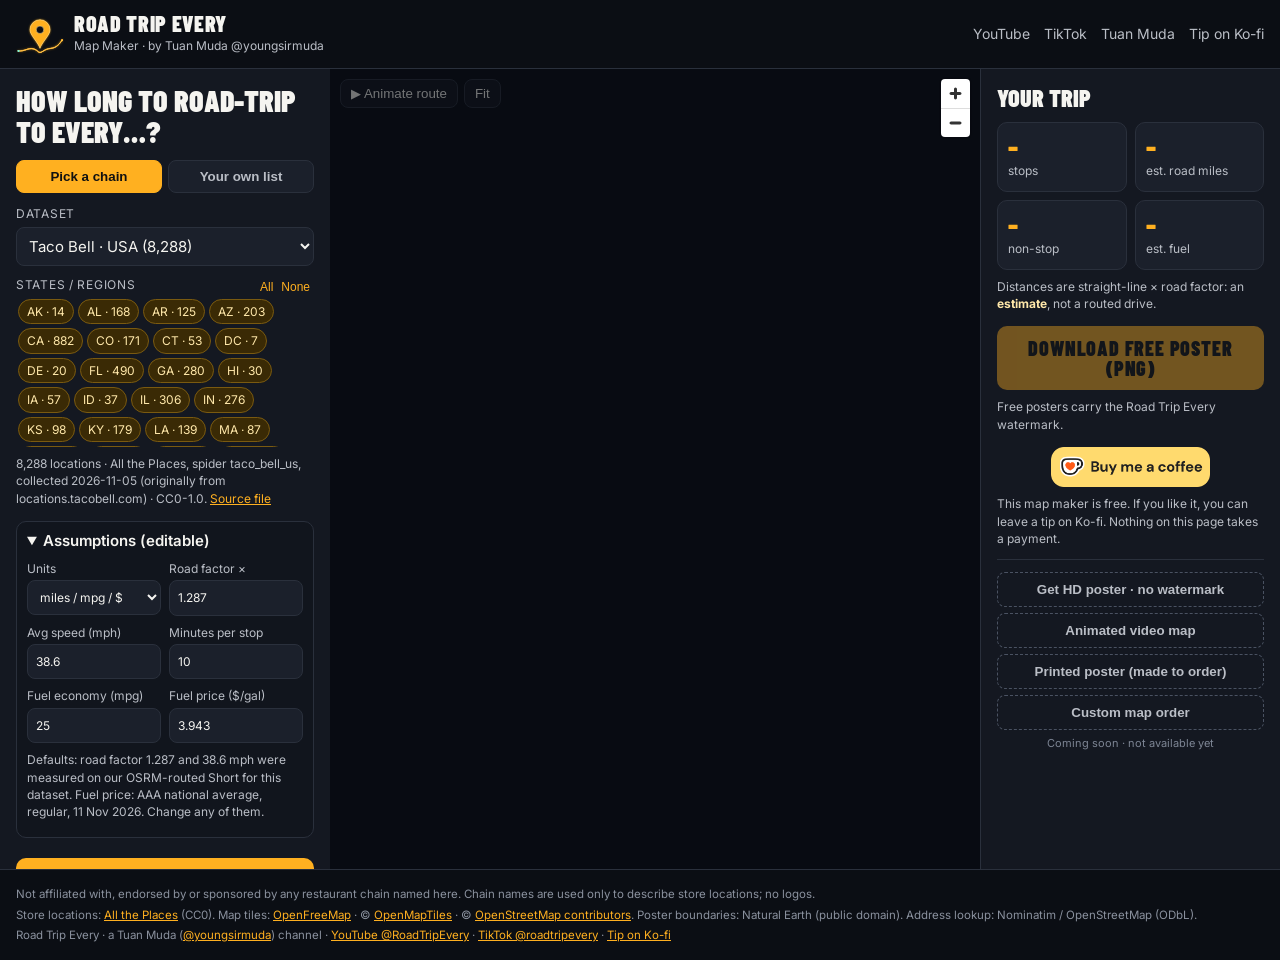
<file: roadtripevery/index.html>
<!doctype html>
<html lang="en">
<head>
<meta charset="utf-8">
<meta name="viewport" content="width=device-width, initial-scale=1, viewport-fit=cover">
<title>Road Trip Every · Map Maker — Tuan Muda (@youngsirmuda)</title>
<meta name="description" content="How long would it take to road-trip to every…? Pick a chain or paste your own list, get an estimated route, and download a free poster. A Tuan Muda / Mudasir Khan (@youngsirmuda) project.">
<meta name="author" content="Mudasir Khan">
<meta name="robots" content="index, follow">
<link rel="canonical" href="https://mudagogo2021-beep.github.io/tuanmuda/roadtripevery/">
<meta property="og:title" content="Road Trip Every · Map Maker — Tuan Muda (@youngsirmuda)">
<meta property="og:description" content="How long would it take to road-trip to every…? Make a free custom map in your browser. By Mudasir Khan (Tuan Muda, @youngsirmuda).">
<meta property="og:type" content="website">
<meta property="og:url" content="https://mudagogo2021-beep.github.io/tuanmuda/roadtripevery/">
<meta property="og:image" content="https://mudagogo2021-beep.github.io/tuanmuda/img/og-image-v2.jpg">
<meta property="og:image:width" content="1200">
<meta property="og:image:height" content="630">
<meta name="twitter:card" content="summary_large_image">
<meta name="twitter:title" content="Road Trip Every · Map Maker — Tuan Muda (@youngsirmuda)">
<meta name="twitter:description" content="How long would it take to road-trip to every…? Make a free custom map in your browser.">
<meta name="twitter:image" content="https://mudagogo2021-beep.github.io/tuanmuda/img/og-image-v2.jpg">
<script type="application/ld+json">{"@context":"https://schema.org","@type":"Person","name":"Mudasir Khan","alternateName":["Tuan Muda","youngsirmuda","@youngsirmuda"],"url":"https://mudagogo2021-beep.github.io/tuanmuda/","image":"https://mudagogo2021-beep.github.io/tuanmuda/img/og-image-v2.jpg","jobTitle":"Author, columnist and data-map maker","sameAs":["https://www.threads.com/@youngsirmuda","https://ko-fi.com/youngsirmuda","https://www.youtube.com/@Youngsirmuda","https://www.youtube.com/@RoadTripEvery","https://www.reddit.com/user/Acceptable_Mud_8680","https://www.tiktok.com/@roadtripevery"]}</script>
<link rel="icon" href="assets/favicon.png">
<link rel="stylesheet" href="vendor/maplibre-gl/maplibre-gl.css">
<link rel="stylesheet" href="css/app.css">
</head>
<body>
<header class="top">
  <a class="brand" href="https://mudagogo2021-beep.github.io/tuanmuda/" target="_blank" rel="noopener">
    <img src="assets/logo.svg" alt="" width="48" height="48">
    <span><b>ROAD TRIP EVERY</b><small>Map Maker · by Tuan Muda @youngsirmuda</small></span>
  </a>
  <nav class="links">
    <a href="https://www.youtube.com/@RoadTripEvery" target="_blank" rel="noopener">YouTube</a>
    <a href="https://www.tiktok.com/@roadtripevery" target="_blank" rel="noopener">TikTok</a>
    <a href="https://mudagogo2021-beep.github.io/tuanmuda/" target="_blank" rel="noopener">Tuan Muda</a>
    <a href="https://ko-fi.com/youngsirmuda" target="_blank" rel="noopener">Tip on Ko-fi</a>
  </nav>
</header>

<main class="layout">
  <section class="panel" aria-label="Controls">
    <h1>How long to road-trip to every…?</h1>

    <div class="tabs" role="tablist">
      <button role="tab" class="tab active" data-tab="preset" aria-selected="true">Pick a chain</button>
      <button role="tab" class="tab" data-tab="custom" aria-selected="false">Your own list</button>
    </div>

    <div class="tabpane" id="pane-preset">
      <label class="lbl" for="preset">Dataset</label>
      <select id="preset"></select>
      <div class="lbl-row"><span class="lbl">States / regions</span>
        <span><button class="mini" id="st-all">All</button><button class="mini" id="st-none">None</button></span></div>
      <div id="states" class="chips"></div>
      <p class="src" id="src"></p>
    </div>

    <div class="tabpane hidden" id="pane-custom">
      <label class="lbl" for="csv">Paste CSV (max <span class="maxrows"></span> rows)</label>
      <textarea id="csv" rows="7" spellcheck="false" placeholder="name,lat,lng
Times Square,40.758,-73.9855
Lincoln Memorial,38.8893,-77.0502
…or a column called address (geocoded, max 25)"></textarea>
      <div class="row">
        <label class="filebtn">Upload .csv<input type="file" id="file" accept=".csv,text/csv,text/plain"></label>
        <button class="ghost" id="sample">Load example</button>
      </div>
      <label class="check"><input type="checkbox" id="geocode-ok"> Look up rows that only have an address (OpenStreetMap Nominatim, 1 per second, max 25)</label>
      <label class="lbl" for="ctitle">Map title</label>
      <input id="ctitle" type="text" maxlength="60" placeholder="My road trip">
      <p class="hint">Your list stays in your browser; only address lookups are sent to Nominatim.</p>
    </div>

    <details class="assump" open>
      <summary>Assumptions (editable)</summary>
      <div class="grid2">
        <label>Units<select id="units"><option value="imperial">miles / mpg / $</option><option value="metric">km / L per 100 km</option></select></label>
        <label>Road factor ×<input id="factor" type="number" step="0.01" min="1" max="3"></label>
        <label><span id="speed-lbl">Avg speed (mph)</span><input id="speed" type="number" step="0.1" min="5" max="120"></label>
        <label>Minutes per stop<input id="stopmin" type="number" step="1" min="0" max="240"></label>
        <label><span id="eff-lbl">Fuel economy (mpg)</span><input id="eff" type="number" step="0.1" min="1" max="200"></label>
        <label><span id="price-lbl">Fuel price ($/gal)</span><input id="price" type="number" step="0.001" min="0" max="50"></label>
      </div>
      <p class="hint" id="assump-note"></p>
    </details>

    <button class="cta" id="go">Build my road trip</button>
    <div class="progress hidden" id="prog"><div class="bar"><i></i></div><span></span></div>
    <p class="err hidden" id="err" role="alert"></p>
  </section>

  <section class="mapwrap">
    <div id="map" aria-label="Route map"></div>
    <canvas id="fallback" class="hidden" aria-label="Route map (static)"></canvas>
    <div class="maptools">
      <button id="animate" disabled>▶ Animate route</button>
      <button id="fit" disabled>Fit</button>
    </div>
  </section>

  <section class="panel stats" aria-label="Results">
    <h2 id="res-title">Your trip</h2>
    <div class="cards">
      <div class="card"><b id="s-stops">–</b><span>stops</span></div>
      <div class="card"><b id="s-dist">–</b><span id="s-dist-l">est. road miles</span></div>
      <div class="card"><b id="s-days">–</b><span>non-stop</span></div>
      <div class="card"><b id="s-gas">–</b><span>est. fuel</span></div>
    </div>
    <p class="est" id="s-note">Distances are straight-line × road factor: an <b>estimate</b>, not a routed drive.</p>
    <p class="est" id="s-hops"></p>
    <p class="est" id="s-video"></p>
    <p class="est" id="s-solver"></p>

    <button class="cta" id="export" disabled>Download free poster (PNG)</button>
    <p class="hint">Free posters carry the Road Trip Every watermark.</p>
    <a class="kofi" href="https://ko-fi.com/youngsirmuda" target="_blank" rel="noopener">
      <img src="assets/kofi-button.png" width="217" height="55" alt="Buy me a coffee on Ko-fi">
    </a>
    <p class="hint">This map maker is free. If you like it, you can leave a tip on Ko-fi. Nothing on this page takes a payment.</p>
    <div class="paid">
      <button disabled title="Coming soon">Get HD poster · no watermark</button>
      <button disabled title="Coming soon">Animated video map</button>
      <button disabled title="Coming soon">Printed poster (made to order)</button>
      <button disabled title="Coming soon">Custom map order</button>
      <span class="soon">Coming soon · not available yet</span>
    </div>
  </section>
</main>

<footer class="foot">
  <p>Not affiliated with, endorsed by or sponsored by any restaurant chain named here. Chain names are used only to describe store locations; no logos.</p>
  <p>Store locations: <a href="https://www.alltheplaces.xyz/" target="_blank" rel="noopener">All the Places</a> (CC0). Map tiles: <a href="https://openfreemap.org/" target="_blank" rel="noopener">OpenFreeMap</a> · © <a href="https://www.openmaptiles.org/" target="_blank" rel="noopener">OpenMapTiles</a> · © <a href="https://www.openstreetmap.org/copyright" target="_blank" rel="noopener">OpenStreetMap contributors</a>. Poster boundaries: Natural Earth (public domain). Address lookup: Nominatim / OpenStreetMap (ODbL).</p>
  <p>Road Trip Every · a Tuan Muda (<a href="https://mudagogo2021-beep.github.io/tuanmuda/" target="_blank" rel="noopener">@youngsirmuda</a>) channel · <a href="https://www.youtube.com/@RoadTripEvery" target="_blank" rel="noopener">YouTube @RoadTripEvery</a> · <a href="https://www.tiktok.com/@roadtripevery" target="_blank" rel="noopener">TikTok @roadtripevery</a> · <a href="https://ko-fi.com/youngsirmuda" target="_blank" rel="noopener">Tip on Ko-fi</a></p>
</footer>
<script src="vendor/maplibre-gl/maplibre-gl.js"></script>
<script src="js/csv.js"></script>
<script src="js/poster.js"></script>
<script src="js/app.js"></script>
</body>
</html>
</file>
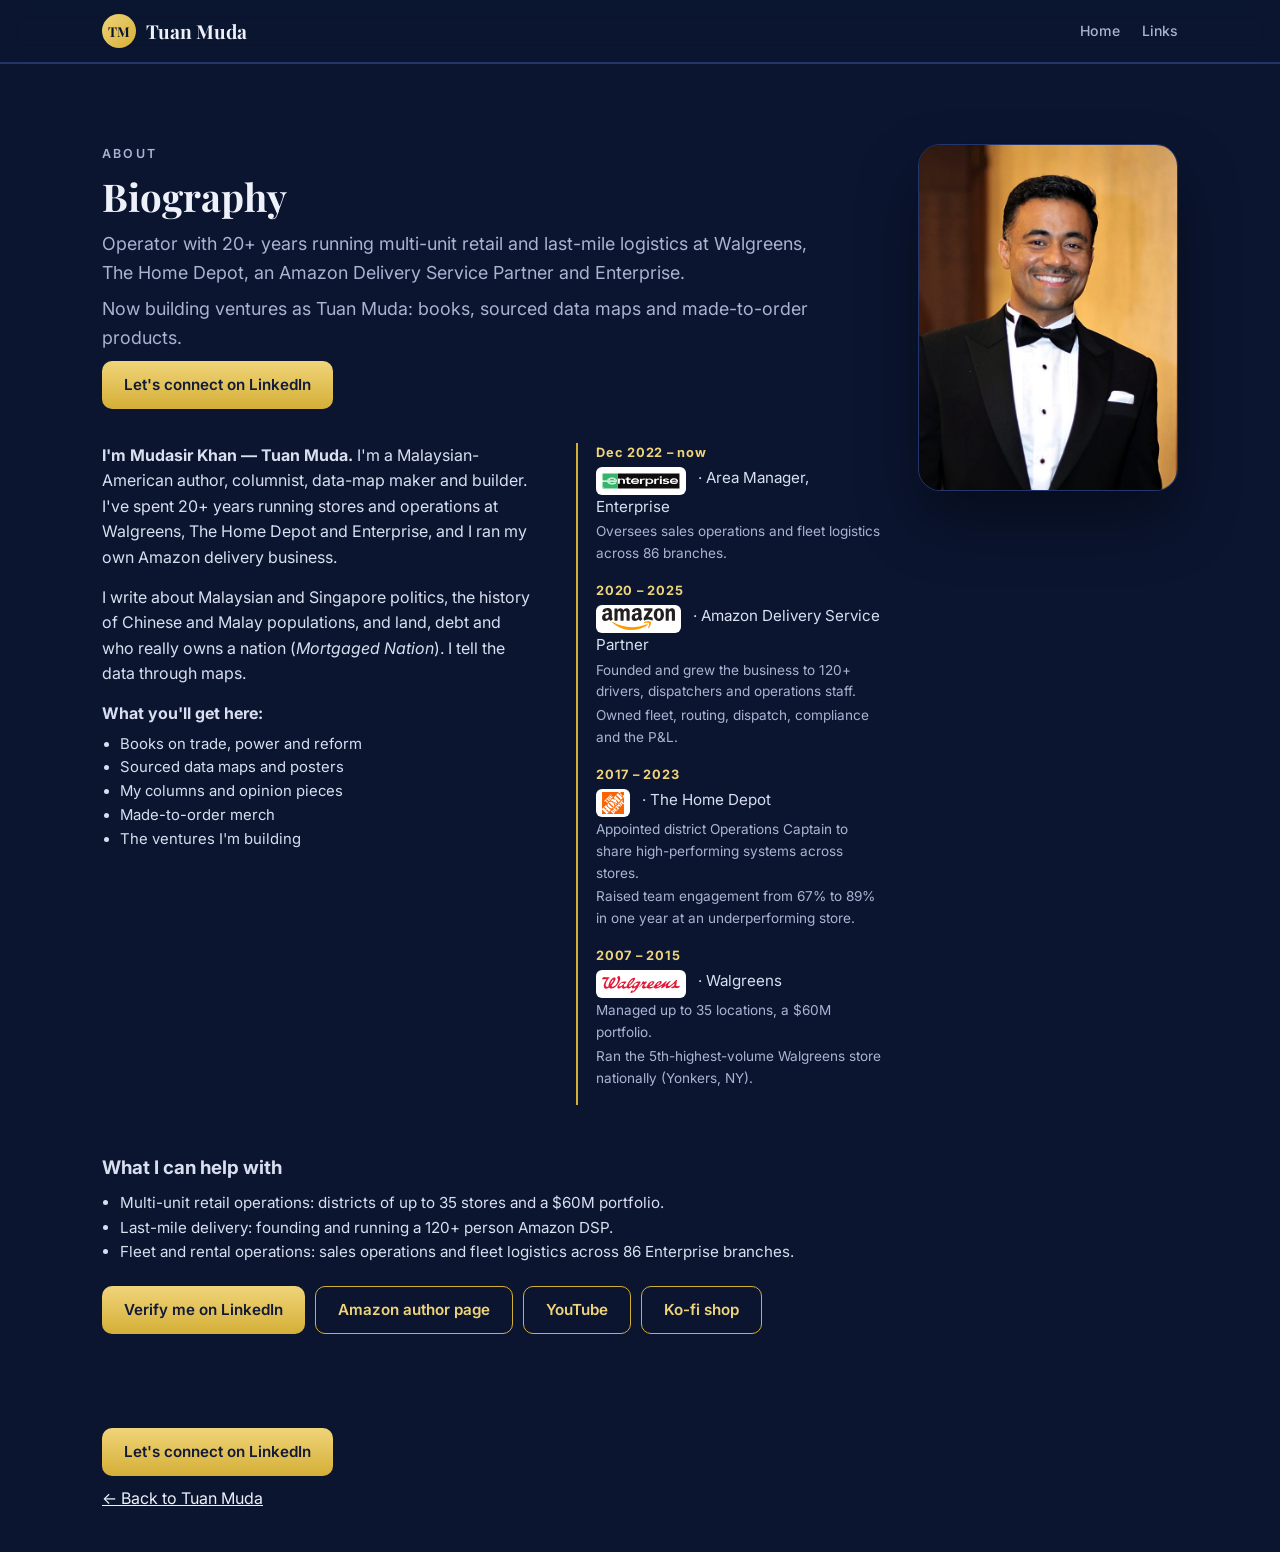
<file: biography.html>
<!DOCTYPE html>
<html lang="en">
<head>
<meta charset="utf-8">
<meta name="viewport" content="width=device-width, initial-scale=1, viewport-fit=cover">
<title>Biography — Mudasir Khan (Tuan Muda)</title>
<meta name="description" content="Mudasir Khan (Tuan Muda): Malaysian-American author, columnist and data-map maker. Books on trade, power and reform, sourced data maps, columns, merch and ventures.">
<meta name="author" content="Mudasir Khan">
<link rel="canonical" href="https://mudagogo2021-beep.github.io/tuanmuda/biography.html">
<meta name="theme-color" content="#0b1530">
<meta property="og:type" content="website">
<meta property="og:url" content="https://mudagogo2021-beep.github.io/tuanmuda/biography.html">
<meta property="og:title" content="Tuan Muda — Mudasir Khan">
<meta property="og:description" content="Author, columnist, data-map maker and builder. Books, maps, columns, merch and ventures.">
<meta property="og:image" content="https://mudagogo2021-beep.github.io/tuanmuda/img/og-image-v2.jpg">
<meta property="og:image:width" content="1200"><meta property="og:image:height" content="630">
<meta name="twitter:card" content="summary_large_image">
<meta name="twitter:title" content="Tuan Muda — Mudasir Khan">
<meta name="twitter:description" content="Author, columnist, data-map maker and builder.">
<meta name="twitter:image" content="https://mudagogo2021-beep.github.io/tuanmuda/img/og-image-v2.jpg">
<script type="application/ld+json">{"@context":"https://schema.org","@type":"Person","name":"Mudasir Khan","alternateName":["Tuan Muda","youngsirmuda","@youngsirmuda"],"url":"https://mudagogo2021-beep.github.io/tuanmuda/","image":"https://mudagogo2021-beep.github.io/tuanmuda/img/og-image-v2.jpg","jobTitle":"Author, columnist and data-map maker","sameAs":["https://www.threads.com/@youngsirmuda","https://ko-fi.com/youngsirmuda","https://www.youtube.com/@Youngsirmuda","https://www.youtube.com/@RoadTripEvery","https://www.reddit.com/user/Acceptable_Mud_8680","https://www.tiktok.com/@roadtripevery"]}</script>
<link rel="preconnect" href="https://fonts.googleapis.com"><link rel="preconnect" href="https://fonts.gstatic.com" crossorigin>
<link href="https://fonts.googleapis.com/css2?family=Playfair+Display:wght@600;700;800&family=Inter:wght@400;500;600;700&display=swap" rel="stylesheet">
<style>
:root{--navy:#0b1530;--navy2:#0f1c3f;--card:#13214a;--line:#24356b;--gold:#d4af37;--gold2:#f0d479;--text:#eef1fa;--mute:#a9b4d3;--serif:"Playfair Display",Georgia,serif;--sans:Inter,-apple-system,"Segoe UI",Roboto,Arial,sans-serif}
*{box-sizing:border-box;margin:0;padding:0}html{scroll-behavior:smooth;-webkit-text-size-adjust:100%}
body{font-family:var(--sans);background:var(--navy);color:var(--text);line-height:1.6}
a{color:inherit}svg{width:20px;height:20px;fill:currentColor;flex:none}
.c{max-width:1120px;margin:0 auto;padding:0 22px}
.top{position:sticky;top:0;z-index:9;background:rgba(11,21,48,.86);backdrop-filter:blur(10px);border-bottom:1px solid var(--line)}
.top .c{display:flex;align-items:center;gap:20px;height:62px}
.brand{font:700 1.2rem var(--serif);text-decoration:none;display:flex;align-items:center;gap:10px}
.mono{width:34px;height:34px;border-radius:50%;display:grid;place-items:center;font:700 .85rem var(--serif);color:var(--navy);background:linear-gradient(135deg,var(--gold2),var(--gold))}
.menu{display:flex;gap:22px;margin-left:auto;font-size:.88rem;font-weight:500}.menu a{text-decoration:none;color:var(--mute)}.menu a:hover{color:var(--gold2)}
.hero{padding:84px 0 70px;background:radial-gradient(900px 420px at 80% -10%,#1d2f6a 0,transparent 70%),radial-gradient(700px 400px at 0 110%,#162658 0,transparent 70%)}
.hero .c{display:grid;grid-template-columns:1.35fr 1fr;gap:48px;align-items:center}
.eyebrow{color:var(--gold);font-weight:600;letter-spacing:.18em;text-transform:uppercase;font-size:.78rem}
.hero h1{font:800 clamp(2.6rem,6vw,4.4rem)/1.03 var(--serif);margin:14px 0 18px}
.hero h1 em{font-style:normal;color:var(--gold2)}
.lede{font-size:1.12rem;color:#d3daee;max-width:34em}
.cta{display:flex;flex-wrap:wrap;gap:12px;margin-top:28px}
.btn{display:inline-flex;align-items:center;justify-content:center;gap:8px;min-height:48px;padding:0 22px;border-radius:10px;text-decoration:none;font-weight:600;font-size:.95rem}
.btn.gold{background:linear-gradient(180deg,var(--gold2),var(--gold));color:#111a38}.btn.ghost{border:1.5px solid var(--gold);color:var(--gold2)}
.btn.sm{min-height:42px;font-size:.88rem;padding:0 14px;width:100%}
.portrait{aspect-ratio:4/5;border-radius:22px;border:1px solid var(--line);background:linear-gradient(160deg,#1a2b5e,#0e1838);display:grid;place-items:center;position:relative;overflow:hidden;box-shadow:0 30px 60px rgba(0,0,0,.4)}
.portrait .big{font:800 6rem var(--serif);background:linear-gradient(135deg,var(--gold2),var(--gold));-webkit-background-clip:text;color:transparent}
.portrait small{position:absolute;bottom:14px;font-size:.72rem;color:var(--mute);opacity:.7}
.stats{display:flex;gap:30px;margin-top:34px;flex-wrap:wrap}.stats b{display:block;font:700 1.6rem var(--serif);color:var(--gold2)}.stats span{font-size:.82rem;color:var(--mute)}
section.s{padding:72px 0;border-top:1px solid var(--line)}section.s:nth-of-type(even){background:var(--navy2)}
.sh{margin-bottom:34px}.sh h2{font:700 clamp(1.8rem,3.5vw,2.4rem) var(--serif);margin-top:6px}.sh p{color:var(--mute);margin-top:8px;max-width:40em}
.about{display:grid;grid-template-columns:1.4fr 1fr;gap:40px;color:#d9dff0}.about>*{min-width:0}
.about p+p{margin-top:14px}.about ul{margin-top:8px}
.about .tl{list-style:none;border-left:2px solid var(--gold);padding-left:18px;margin:0;align-self:start}
.about .tl li{margin-bottom:16px;font-size:.95rem}.about .tl b{display:block;color:var(--gold2);font-size:.8rem;letter-spacing:.06em}
.grid{display:grid;grid-template-columns:repeat(auto-fill,minmax(250px,1fr));gap:18px}
.vc{background:var(--card);border:1px solid var(--line);border-radius:16px;padding:22px;display:flex;flex-direction:column;transition:transform .15s,border-color .15s}.vc:hover{transform:translateY(-3px);border-color:var(--gold)}
.vh{display:flex;align-items:center;justify-content:space-between;margin-bottom:14px}
.ic{width:42px;height:42px;border-radius:10px;display:grid;place-items:center;background:rgba(212,175,55,.12);color:var(--gold2)}
.pill{display:inline-block;vertical-align:middle;margin-left:6px;font-size:.7rem;font-weight:600;letter-spacing:.06em;text-transform:uppercase;padding:4px 10px;border-radius:99px}.pill.live{background:rgba(80,200,120,.15);color:#7fe0a0}.pill.psoon{background:rgba(212,175,55,.12);color:var(--gold2)}
.vc h3{font:700 1.15rem var(--serif)}.vc p{color:var(--mute);font-size:.92rem;margin-top:6px;flex:1}
.tl2{margin-top:14px;color:var(--gold2);font-weight:600;font-size:.88rem;text-decoration:none}
.books{display:grid;grid-template-columns:repeat(auto-fill,minmax(320px,1fr));gap:18px}
.book{display:flex;gap:16px;background:var(--card);border:1px solid var(--line);border-radius:16px;padding:16px}
.book img{width:110px;height:165px;object-fit:cover;border-radius:6px;box-shadow:0 8px 20px rgba(0,0,0,.5);flex:none}
.info{display:flex;flex-direction:column;min-width:0;flex:1}.book h3{font:700 1.02rem/1.25 var(--serif)}
.sub{color:var(--mute);font-size:.85rem;margin-top:4px}.price{color:var(--gold2);font-weight:600;font-size:.85rem;margin-top:6px}
.btns{display:flex;flex-direction:column;gap:8px;margin-top:auto;padding-top:12px}
.soon{display:flex;align-items:center;justify-content:center;min-height:42px;border-radius:10px;border:1.5px dashed var(--line);color:var(--gold2);font-weight:600;font-size:.85rem;text-align:center;padding:0 10px}
.list{display:grid;grid-template-columns:repeat(auto-fill,minmax(300px,1fr));gap:12px}
.list a{display:flex;align-items:center;justify-content:space-between;gap:12px;padding:16px 18px;background:var(--card);border:1px solid var(--line);border-radius:12px;text-decoration:none;font-weight:600}.list a span{color:var(--mute);font-weight:400;font-size:.85rem}.list a:hover{border-color:var(--gold)}
.two{display:grid;grid-template-columns:1fr 1fr;gap:18px}
.feat{background:var(--card);border:1px solid var(--line);border-radius:16px;padding:26px}.feat h3{font:700 1.3rem var(--serif)}.feat p{color:var(--mute);margin:8px 0 18px}
.ph{font-size:.75rem;color:var(--mute);opacity:.6;margin-top:10px;font-style:italic}
.socs{display:grid;grid-template-columns:repeat(auto-fill,minmax(220px,1fr));gap:14px}
.soc{display:flex;align-items:center;gap:14px;padding:18px;background:var(--card);border:1px solid var(--line);border-radius:14px;text-decoration:none}.soc:hover{border-color:var(--gold)}.soc svg{width:26px;height:26px;color:var(--gold2)}.soc small{display:block;color:var(--mute)}
footer{border-top:1px solid var(--line);padding:40px 0;color:var(--mute);font-size:.85rem}footer .c{display:flex;flex-wrap:wrap;gap:20px;align-items:center;justify-content:space-between}
.fi{display:flex;gap:16px}.fi a:hover{color:var(--gold2)}
.mphoto{float:right;width:260px;height:auto;aspect-ratio:3/4;object-fit:cover;border-radius:22px;border:1px solid var(--line);box-shadow:0 30px 60px rgba(0,0,0,.4);margin:0 0 24px 32px}
@media(max-width:860px){.mphoto{float:none;display:block;width:200px;margin:0 auto 24px}.menu{display:none}.hero{padding:48px 0}.hero .c,.about,.two{grid-template-columns:1fr}.portrait{max-width:200px;order:-1;margin:0 auto}.about .tl{grid-column:auto;grid-row:auto}section.s{padding:54px 0}.books{grid-template-columns:1fr}}
@media(max-width:380px){.book{flex-direction:column;align-items:center;text-align:center}}
.tl .logo{height:28px;width:auto;max-width:90px;vertical-align:middle;background:#fff;border-radius:6px;padding:3px 6px;margin:4px 8px 0 0;object-fit:contain}.tl .tlf{display:block;font-size:.85rem;color:var(--mute);margin-top:2px}.help{margin:10px 0 0 18px;color:#d9dff0;font-size:.95rem}.proof{display:flex;flex-wrap:wrap;gap:10px;margin-top:22px}
</style>
</head>
<body>
<header class="top"><div class="c">
<a class="brand" href="./"><span class="mono">TM</span>Tuan Muda</a>
<nav class="menu" aria-label="Main"><a href="./">Home</a><a href="./#links">Links</a></nav>
</div></header>
<main id="top">
<section class="s" id="about"><div class="c">
<img class="mphoto" src="assets/muda.jpg" alt="Mudasir Khan" width="600" height="800">
<div class="sh"><p class="eyebrow">About</p><h2>Biography</h2>
<p class="lede">Operator with 20+ years running multi-unit retail and last-mile logistics at Walgreens, The Home Depot, an Amazon Delivery Service Partner and Enterprise.</p>
<p class="lede">Now building ventures as Tuan Muda: books, sourced data maps and made-to-order products.</p>
<p class="proof"><a class="btn gold" href="https://www.linkedin.com/in/youngsirmuda" target="_blank" rel="noopener">Let's connect on LinkedIn</a></p></div>
<section class="about" aria-label="About"><div>
  <p><b>I'm Mudasir Khan — Tuan Muda.</b> I'm a Malaysian-American author, columnist, data-map maker and builder. I've spent 20+ years running stores and operations at Walgreens, The Home Depot and Enterprise, and I ran my own Amazon delivery business.</p>
  <p>I write about Malaysian and Singapore politics, the history of Chinese and Malay populations, and land, debt and who really owns a nation (<i>Mortgaged Nation</i>). I tell the data through maps.</p>
  <p><b>What you'll get here:</b></p>
  <ul style="margin:6px 0 0 18px;font-size:.93rem">
    <li>Books on trade, power and reform</li>
    <li>Sourced data maps and posters</li>
    <li>My columns and opinion pieces</li>
    <li>Made-to-order merch</li>
    <li>The ventures I'm building</li>
  </ul>
</div>
  <ul class="tl" aria-label="Career">
    <li><b>Dec 2022 – now</b><img class="logo" src="assets/logos/enterprise.svg" alt="Enterprise" height="28"> · Area Manager, Enterprise<span class="tlf">Oversees sales operations and fleet logistics across 86 branches.</span></li>
    <li><b>2020 – 2025</b><img class="logo" src="assets/logos/amazon.svg" alt="Amazon" height="28"> · Amazon Delivery Service Partner<span class="tlf">Founded and grew the business to 120+ drivers, dispatchers and operations staff.</span><span class="tlf">Owned fleet, routing, dispatch, compliance and the P&amp;L.</span></li>
    <li><b>2017 – 2023</b><img class="logo" src="assets/logos/homedepot.svg" alt="The Home Depot" height="28"> · The Home Depot<span class="tlf">Appointed district Operations Captain to share high-performing systems across stores.</span><span class="tlf">Raised team engagement from 67% to 89% in one year at an underperforming store.</span></li>
    <li><b>2007 – 2015</b><img class="logo" src="assets/logos/walgreens.svg" alt="Walgreens" height="28"> · Walgreens<span class="tlf">Managed up to 35 locations, a $60M portfolio.</span><span class="tlf">Ran the 5th-highest-volume Walgreens store nationally (Yonkers, NY).</span></li>
  </ul>
  <div style="grid-column:1/-1">
  <h3 style="margin-top:8px">What I can help with</h3>
  <ul class="help">
    <li>Multi-unit retail operations: districts of up to 35 stores and a $60M portfolio.</li>
    <li>Last-mile delivery: founding and running a 120+ person Amazon DSP.</li>
    <li>Fleet and rental operations: sales operations and fleet logistics across 86 Enterprise branches.</li>
  </ul>
  <p class="proof"><a class="btn gold" href="https://www.linkedin.com/in/youngsirmuda" target="_blank" rel="noopener">Verify me on LinkedIn</a>
  <a class="btn ghost" href="https://www.amazon.com/stores/Tuan-Muda/author/B0HJT7F5G6" target="_blank" rel="noopener">Amazon author page</a>
  <a class="btn ghost" href="https://www.youtube.com/@Youngsirmuda" target="_blank" rel="noopener">YouTube</a>
  <a class="btn ghost" href="https://ko-fi.com/youngsirmuda/shop" target="_blank" rel="noopener">Ko-fi shop</a></p>
  </div>

  
</section>
</div></section>

<p class="c proof" style="padding-bottom:10px"><a class="btn gold" href="https://www.linkedin.com/in/youngsirmuda" target="_blank" rel="noopener">Let's connect on LinkedIn</a></p>
<p class="c" style="padding-bottom:40px"><a href="./">← Back to Tuan Muda</a></p>
</main>
</body>
</html>
</file>
<file: roadtripevery/vendor/maplibre-gl/maplibre-gl.css>
.maplibregl-map{font:12px/20px Helvetica Neue,Arial,Helvetica,sans-serif;overflow:hidden;position:relative;-webkit-tap-highlight-color:rgb(0 0 0/0)}.maplibregl-canvas{left:0;position:absolute;top:0}.maplibregl-map:fullscreen{height:100%;width:100%}.maplibregl-ctrl-group button.maplibregl-ctrl-compass{touch-action:none}.maplibregl-canvas-container.maplibregl-interactive,.maplibregl-ctrl-group button.maplibregl-ctrl-compass{cursor:grab;-webkit-user-select:none;-moz-user-select:none;user-select:none}.maplibregl-canvas-container.maplibregl-interactive.maplibregl-track-pointer{cursor:pointer}.maplibregl-canvas-container.maplibregl-interactive:active,.maplibregl-ctrl-group button.maplibregl-ctrl-compass:active{cursor:grabbing}.maplibregl-canvas-container.maplibregl-touch-zoom-rotate,.maplibregl-canvas-container.maplibregl-touch-zoom-rotate .maplibregl-canvas{touch-action:pan-x pan-y}.maplibregl-canvas-container.maplibregl-touch-drag-pan,.maplibregl-canvas-container.maplibregl-touch-drag-pan .maplibregl-canvas{touch-action:pinch-zoom}.maplibregl-canvas-container.maplibregl-touch-zoom-rotate.maplibregl-touch-drag-pan,.maplibregl-canvas-container.maplibregl-touch-zoom-rotate.maplibregl-touch-drag-pan .maplibregl-canvas{touch-action:none}.maplibregl-canvas-container.maplibregl-touch-drag-pan.maplibregl-cooperative-gestures,.maplibregl-canvas-container.maplibregl-touch-drag-pan.maplibregl-cooperative-gestures .maplibregl-canvas{touch-action:pan-x pan-y}.maplibregl-ctrl-bottom-left,.maplibregl-ctrl-bottom-right,.maplibregl-ctrl-top-left,.maplibregl-ctrl-top-right{pointer-events:none;position:absolute;z-index:2}.maplibregl-ctrl-top-left{left:0;top:0}.maplibregl-ctrl-top-right{right:0;top:0}.maplibregl-ctrl-bottom-left{bottom:0;left:0}.maplibregl-ctrl-bottom-right{bottom:0;right:0}.maplibregl-ctrl{clear:both;pointer-events:auto;transform:translate(0)}.maplibregl-ctrl-top-left .maplibregl-ctrl{float:left;margin:10px 0 0 10px}.maplibregl-ctrl-top-right .maplibregl-ctrl{float:right;margin:10px 10px 0 0}.maplibregl-ctrl-bottom-left .maplibregl-ctrl{float:left;margin:0 0 10px 10px}.maplibregl-ctrl-bottom-right .maplibregl-ctrl{float:right;margin:0 10px 10px 0}.maplibregl-ctrl-group{background:#fff;border-radius:4px}.maplibregl-ctrl-group:not(:empty){box-shadow:0 0 0 2px rgba(0,0,0,.1)}@media (forced-colors:active){.maplibregl-ctrl-group:not(:empty){box-shadow:0 0 0 2px ButtonText}}.maplibregl-ctrl-group button{background-color:transparent;border:0;box-sizing:border-box;cursor:pointer;display:block;height:29px;outline:none;padding:0;width:29px}.maplibregl-ctrl-group button+button{border-top:1px solid #ddd}.maplibregl-ctrl button .maplibregl-ctrl-icon{background-position:50%;background-repeat:no-repeat;display:block;height:100%;width:100%}@media (forced-colors:active){.maplibregl-ctrl-icon{background-color:transparent}.maplibregl-ctrl-group button+button{border-top:1px solid ButtonText}}.maplibregl-ctrl button::-moz-focus-inner{border:0;padding:0}.maplibregl-ctrl-attrib-button:focus,.maplibregl-ctrl-group button:focus{box-shadow:0 0 2px 2px #0096ff}.maplibregl-ctrl button:disabled{cursor:not-allowed}.maplibregl-ctrl button:disabled .maplibregl-ctrl-icon{opacity:.25}@media (hover:hover){.maplibregl-ctrl button:not(:disabled):hover{background-color:rgba(0,0,0,.05)}}.maplibregl-ctrl button:not(:disabled):active{background-color:rgba(0,0,0,.05)}.maplibregl-ctrl-group button:focus:focus-visible{box-shadow:0 0 2px 2px #0096ff}.maplibregl-ctrl-group button:focus:not(:focus-visible){box-shadow:none}.maplibregl-ctrl-group button:focus:first-child{border-radius:4px 4px 0 0}.maplibregl-ctrl-group button:focus:last-child{border-radius:0 0 4px 4px}.maplibregl-ctrl-group button:focus:only-child{border-radius:inherit}.maplibregl-ctrl button.maplibregl-ctrl-zoom-out .maplibregl-ctrl-icon{background-image:url("data:image/svg+xml;charset=utf-8,%3Csvg xmlns='http://www.w3.org/2000/svg' width='29' height='29' fill='%23333' viewBox='0 0 29 29'%3E%3Cpath d='M10 13c-.75 0-1.5.75-1.5 1.5S9.25 16 10 16h9c.75 0 1.5-.75 1.5-1.5S19.75 13 19 13z'/%3E%3C/svg%3E")}.maplibregl-ctrl button.maplibregl-ctrl-zoom-in .maplibregl-ctrl-icon{background-image:url("data:image/svg+xml;charset=utf-8,%3Csvg xmlns='http://www.w3.org/2000/svg' width='29' height='29' fill='%23333' viewBox='0 0 29 29'%3E%3Cpath d='M14.5 8.5c-.75 0-1.5.75-1.5 1.5v3h-3c-.75 0-1.5.75-1.5 1.5S9.25 16 10 16h3v3c0 .75.75 1.5 1.5 1.5S16 19.75 16 19v-3h3c.75 0 1.5-.75 1.5-1.5S19.75 13 19 13h-3v-3c0-.75-.75-1.5-1.5-1.5'/%3E%3C/svg%3E")}@media (forced-colors:active){.maplibregl-ctrl button.maplibregl-ctrl-zoom-out .maplibregl-ctrl-icon{background-image:url("data:image/svg+xml;charset=utf-8,%3Csvg xmlns='http://www.w3.org/2000/svg' width='29' height='29' fill='%23fff' viewBox='0 0 29 29'%3E%3Cpath d='M10 13c-.75 0-1.5.75-1.5 1.5S9.25 16 10 16h9c.75 0 1.5-.75 1.5-1.5S19.75 13 19 13z'/%3E%3C/svg%3E")}.maplibregl-ctrl button.maplibregl-ctrl-zoom-in .maplibregl-ctrl-icon{background-image:url("data:image/svg+xml;charset=utf-8,%3Csvg xmlns='http://www.w3.org/2000/svg' width='29' height='29' fill='%23fff' viewBox='0 0 29 29'%3E%3Cpath d='M14.5 8.5c-.75 0-1.5.75-1.5 1.5v3h-3c-.75 0-1.5.75-1.5 1.5S9.25 16 10 16h3v3c0 .75.75 1.5 1.5 1.5S16 19.75 16 19v-3h3c.75 0 1.5-.75 1.5-1.5S19.75 13 19 13h-3v-3c0-.75-.75-1.5-1.5-1.5'/%3E%3C/svg%3E")}}@media (forced-colors:active) and (prefers-color-scheme:light){.maplibregl-ctrl button.maplibregl-ctrl-zoom-out .maplibregl-ctrl-icon{background-image:url("data:image/svg+xml;charset=utf-8,%3Csvg xmlns='http://www.w3.org/2000/svg' width='29' height='29' viewBox='0 0 29 29'%3E%3Cpath d='M10 13c-.75 0-1.5.75-1.5 1.5S9.25 16 10 16h9c.75 0 1.5-.75 1.5-1.5S19.75 13 19 13z'/%3E%3C/svg%3E")}.maplibregl-ctrl button.maplibregl-ctrl-zoom-in .maplibregl-ctrl-icon{background-image:url("data:image/svg+xml;charset=utf-8,%3Csvg xmlns='http://www.w3.org/2000/svg' width='29' height='29' viewBox='0 0 29 29'%3E%3Cpath d='M14.5 8.5c-.75 0-1.5.75-1.5 1.5v3h-3c-.75 0-1.5.75-1.5 1.5S9.25 16 10 16h3v3c0 .75.75 1.5 1.5 1.5S16 19.75 16 19v-3h3c.75 0 1.5-.75 1.5-1.5S19.75 13 19 13h-3v-3c0-.75-.75-1.5-1.5-1.5'/%3E%3C/svg%3E")}}.maplibregl-ctrl button.maplibregl-ctrl-fullscreen .maplibregl-ctrl-icon{background-image:url("data:image/svg+xml;charset=utf-8,%3Csvg xmlns='http://www.w3.org/2000/svg' width='29' height='29' fill='%23333' viewBox='0 0 29 29'%3E%3Cpath d='M24 16v5.5c0 1.75-.75 2.5-2.5 2.5H16v-1l3-1.5-4-5.5 1-1 5.5 4 1.5-3zM6 16l1.5 3 5.5-4 1 1-4 5.5 3 1.5v1H7.5C5.75 24 5 23.25 5 21.5V16zm7-11v1l-3 1.5 4 5.5-1 1-5.5-4L6 13H5V7.5C5 5.75 5.75 5 7.5 5zm11 2.5c0-1.75-.75-2.5-2.5-2.5H16v1l3 1.5-4 5.5 1 1 5.5-4 1.5 3h1z'/%3E%3C/svg%3E")}.maplibregl-ctrl button.maplibregl-ctrl-shrink .maplibregl-ctrl-icon{background-image:url("data:image/svg+xml;charset=utf-8,%3Csvg xmlns='http://www.w3.org/2000/svg' width='29' height='29' viewBox='0 0 29 29'%3E%3Cpath d='M18.5 16c-1.75 0-2.5.75-2.5 2.5V24h1l1.5-3 5.5 4 1-1-4-5.5 3-1.5v-1zM13 18.5c0-1.75-.75-2.5-2.5-2.5H5v1l3 1.5L4 24l1 1 5.5-4 1.5 3h1zm3-8c0 1.75.75 2.5 2.5 2.5H24v-1l-3-1.5L25 5l-1-1-5.5 4L17 5h-1zM10.5 13c1.75 0 2.5-.75 2.5-2.5V5h-1l-1.5 3L5 4 4 5l4 5.5L5 12v1z'/%3E%3C/svg%3E")}@media (forced-colors:active){.maplibregl-ctrl button.maplibregl-ctrl-fullscreen .maplibregl-ctrl-icon{background-image:url("data:image/svg+xml;charset=utf-8,%3Csvg xmlns='http://www.w3.org/2000/svg' width='29' height='29' fill='%23fff' viewBox='0 0 29 29'%3E%3Cpath d='M24 16v5.5c0 1.75-.75 2.5-2.5 2.5H16v-1l3-1.5-4-5.5 1-1 5.5 4 1.5-3zM6 16l1.5 3 5.5-4 1 1-4 5.5 3 1.5v1H7.5C5.75 24 5 23.25 5 21.5V16zm7-11v1l-3 1.5 4 5.5-1 1-5.5-4L6 13H5V7.5C5 5.75 5.75 5 7.5 5zm11 2.5c0-1.75-.75-2.5-2.5-2.5H16v1l3 1.5-4 5.5 1 1 5.5-4 1.5 3h1z'/%3E%3C/svg%3E")}.maplibregl-ctrl button.maplibregl-ctrl-shrink .maplibregl-ctrl-icon{background-image:url("data:image/svg+xml;charset=utf-8,%3Csvg xmlns='http://www.w3.org/2000/svg' width='29' height='29' fill='%23fff' viewBox='0 0 29 29'%3E%3Cpath d='M18.5 16c-1.75 0-2.5.75-2.5 2.5V24h1l1.5-3 5.5 4 1-1-4-5.5 3-1.5v-1zM13 18.5c0-1.75-.75-2.5-2.5-2.5H5v1l3 1.5L4 24l1 1 5.5-4 1.5 3h1zm3-8c0 1.75.75 2.5 2.5 2.5H24v-1l-3-1.5L25 5l-1-1-5.5 4L17 5h-1zM10.5 13c1.75 0 2.5-.75 2.5-2.5V5h-1l-1.5 3L5 4 4 5l4 5.5L5 12v1z'/%3E%3C/svg%3E")}}@media (forced-colors:active) and (prefers-color-scheme:light){.maplibregl-ctrl button.maplibregl-ctrl-fullscreen .maplibregl-ctrl-icon{background-image:url("data:image/svg+xml;charset=utf-8,%3Csvg xmlns='http://www.w3.org/2000/svg' width='29' height='29' viewBox='0 0 29 29'%3E%3Cpath d='M24 16v5.5c0 1.75-.75 2.5-2.5 2.5H16v-1l3-1.5-4-5.5 1-1 5.5 4 1.5-3zM6 16l1.5 3 5.5-4 1 1-4 5.5 3 1.5v1H7.5C5.75 24 5 23.25 5 21.5V16zm7-11v1l-3 1.5 4 5.5-1 1-5.5-4L6 13H5V7.5C5 5.75 5.75 5 7.5 5zm11 2.5c0-1.75-.75-2.5-2.5-2.5H16v1l3 1.5-4 5.5 1 1 5.5-4 1.5 3h1z'/%3E%3C/svg%3E")}.maplibregl-ctrl button.maplibregl-ctrl-shrink .maplibregl-ctrl-icon{background-image:url("data:image/svg+xml;charset=utf-8,%3Csvg xmlns='http://www.w3.org/2000/svg' width='29' height='29' viewBox='0 0 29 29'%3E%3Cpath d='M18.5 16c-1.75 0-2.5.75-2.5 2.5V24h1l1.5-3 5.5 4 1-1-4-5.5 3-1.5v-1zM13 18.5c0-1.75-.75-2.5-2.5-2.5H5v1l3 1.5L4 24l1 1 5.5-4 1.5 3h1zm3-8c0 1.75.75 2.5 2.5 2.5H24v-1l-3-1.5L25 5l-1-1-5.5 4L17 5h-1zM10.5 13c1.75 0 2.5-.75 2.5-2.5V5h-1l-1.5 3L5 4 4 5l4 5.5L5 12v1z'/%3E%3C/svg%3E")}}.maplibregl-ctrl button.maplibregl-ctrl-compass .maplibregl-ctrl-icon{background-image:url("data:image/svg+xml;charset=utf-8,%3Csvg xmlns='http://www.w3.org/2000/svg' width='29' height='29' fill='%23333' viewBox='0 0 29 29'%3E%3Cpath d='m10.5 14 4-8 4 8z'/%3E%3Cpath fill='%23ccc' d='m10.5 16 4 8 4-8z'/%3E%3C/svg%3E")}@media (forced-colors:active){.maplibregl-ctrl button.maplibregl-ctrl-compass .maplibregl-ctrl-icon{background-image:url("data:image/svg+xml;charset=utf-8,%3Csvg xmlns='http://www.w3.org/2000/svg' width='29' height='29' fill='%23fff' viewBox='0 0 29 29'%3E%3Cpath d='m10.5 14 4-8 4 8z'/%3E%3Cpath fill='%23ccc' d='m10.5 16 4 8 4-8z'/%3E%3C/svg%3E")}}@media (forced-colors:active) and (prefers-color-scheme:light){.maplibregl-ctrl button.maplibregl-ctrl-compass .maplibregl-ctrl-icon{background-image:url("data:image/svg+xml;charset=utf-8,%3Csvg xmlns='http://www.w3.org/2000/svg' width='29' height='29' viewBox='0 0 29 29'%3E%3Cpath d='m10.5 14 4-8 4 8z'/%3E%3Cpath fill='%23ccc' d='m10.5 16 4 8 4-8z'/%3E%3C/svg%3E")}}.maplibregl-ctrl button.maplibregl-ctrl-globe .maplibregl-ctrl-icon{background-image:url("data:image/svg+xml;charset=utf-8,%3Csvg xmlns='http://www.w3.org/2000/svg' width='22' height='22' fill='none' stroke='%23333' viewBox='0 0 22 22'%3E%3Ccircle cx='11' cy='11' r='8.5'/%3E%3Cpath d='M17.5 11c0 4.819-3.02 8.5-6.5 8.5S4.5 15.819 4.5 11 7.52 2.5 11 2.5s6.5 3.681 6.5 8.5Z'/%3E%3Cpath d='M13.5 11c0 2.447-.331 4.64-.853 6.206-.262.785-.562 1.384-.872 1.777-.314.399-.58.517-.775.517s-.461-.118-.775-.517c-.31-.393-.61-.992-.872-1.777C8.831 15.64 8.5 13.446 8.5 11s.331-4.64.853-6.206c.262-.785.562-1.384.872-1.777.314-.399.58-.517.775-.517s.461.118.775.517c.31.393.61.992.872 1.777.522 1.565.853 3.76.853 6.206Z'/%3E%3Cpath d='M11 7.5c-1.909 0-3.622-.166-4.845-.428-.616-.132-1.08-.283-1.379-.434a1.3 1.3 0 0 1-.224-.138q.07-.058.224-.138c.299-.151.763-.302 1.379-.434C7.378 5.666 9.091 5.5 11 5.5s3.622.166 4.845.428c.616.132 1.08.283 1.379.434.105.053.177.1.224.138q-.07.058-.224.138c-.299.151-.763.302-1.379.434-1.223.262-2.936.428-4.845.428ZM4.486 6.436ZM11 16.5c-1.909 0-3.622-.166-4.845-.428-.616-.132-1.08-.283-1.379-.434a1.3 1.3 0 0 1-.224-.138 1.3 1.3 0 0 1 .224-.138c.299-.151.763-.302 1.379-.434C7.378 14.666 9.091 14.5 11 14.5s3.622.166 4.845.428c.616.132 1.08.283 1.379.434.105.053.177.1.224.138a1.3 1.3 0 0 1-.224.138c-.299.151-.763.302-1.379.434-1.223.262-2.936.428-4.845.428Zm-6.514-1.064ZM11 12.5c-2.46 0-4.672-.222-6.255-.574-.796-.177-1.406-.38-1.805-.59a1.5 1.5 0 0 1-.39-.272.3.3 0 0 1-.047-.064.3.3 0 0 1 .048-.064c.066-.073.189-.167.389-.272.399-.21 1.009-.413 1.805-.59C6.328 9.722 8.54 9.5 11 9.5s4.672.222 6.256.574c.795.177 1.405.38 1.804.59.2.105.323.2.39.272a.3.3 0 0 1 .047.064.3.3 0 0 1-.048.064 1.4 1.4 0 0 1-.389.272c-.399.21-1.009.413-1.804.59-1.584.352-3.796.574-6.256.574Zm-8.501-1.51v.002zm0 .018v.002zm17.002.002v-.002zm0-.018v-.002z'/%3E%3C/svg%3E")}.maplibregl-ctrl button.maplibregl-ctrl-globe-enabled .maplibregl-ctrl-icon{background-image:url("data:image/svg+xml;charset=utf-8,%3Csvg xmlns='http://www.w3.org/2000/svg' width='22' height='22' fill='none' stroke='%2333b5e5' viewBox='0 0 22 22'%3E%3Ccircle cx='11' cy='11' r='8.5'/%3E%3Cpath d='M17.5 11c0 4.819-3.02 8.5-6.5 8.5S4.5 15.819 4.5 11 7.52 2.5 11 2.5s6.5 3.681 6.5 8.5Z'/%3E%3Cpath d='M13.5 11c0 2.447-.331 4.64-.853 6.206-.262.785-.562 1.384-.872 1.777-.314.399-.58.517-.775.517s-.461-.118-.775-.517c-.31-.393-.61-.992-.872-1.777C8.831 15.64 8.5 13.446 8.5 11s.331-4.64.853-6.206c.262-.785.562-1.384.872-1.777.314-.399.58-.517.775-.517s.461.118.775.517c.31.393.61.992.872 1.777.522 1.565.853 3.76.853 6.206Z'/%3E%3Cpath d='M11 7.5c-1.909 0-3.622-.166-4.845-.428-.616-.132-1.08-.283-1.379-.434a1.3 1.3 0 0 1-.224-.138q.07-.058.224-.138c.299-.151.763-.302 1.379-.434C7.378 5.666 9.091 5.5 11 5.5s3.622.166 4.845.428c.616.132 1.08.283 1.379.434.105.053.177.1.224.138q-.07.058-.224.138c-.299.151-.763.302-1.379.434-1.223.262-2.936.428-4.845.428ZM4.486 6.436ZM11 16.5c-1.909 0-3.622-.166-4.845-.428-.616-.132-1.08-.283-1.379-.434a1.3 1.3 0 0 1-.224-.138 1.3 1.3 0 0 1 .224-.138c.299-.151.763-.302 1.379-.434C7.378 14.666 9.091 14.5 11 14.5s3.622.166 4.845.428c.616.132 1.08.283 1.379.434.105.053.177.1.224.138a1.3 1.3 0 0 1-.224.138c-.299.151-.763.302-1.379.434-1.223.262-2.936.428-4.845.428Zm-6.514-1.064ZM11 12.5c-2.46 0-4.672-.222-6.255-.574-.796-.177-1.406-.38-1.805-.59a1.5 1.5 0 0 1-.39-.272.3.3 0 0 1-.047-.064.3.3 0 0 1 .048-.064c.066-.073.189-.167.389-.272.399-.21 1.009-.413 1.805-.59C6.328 9.722 8.54 9.5 11 9.5s4.672.222 6.256.574c.795.177 1.405.38 1.804.59.2.105.323.2.39.272a.3.3 0 0 1 .047.064.3.3 0 0 1-.048.064 1.4 1.4 0 0 1-.389.272c-.399.21-1.009.413-1.804.59-1.584.352-3.796.574-6.256.574Zm-8.501-1.51v.002zm0 .018v.002zm17.002.002v-.002zm0-.018v-.002z'/%3E%3C/svg%3E")}.maplibregl-ctrl button.maplibregl-ctrl-terrain .maplibregl-ctrl-icon{background-image:url("data:image/svg+xml;charset=utf-8,%3Csvg xmlns='http://www.w3.org/2000/svg' width='22' height='22' fill='%23333' viewBox='0 0 22 22'%3E%3Cpath d='m1.754 13.406 4.453-4.851 3.09 3.09 3.281 3.277.969-.969-3.309-3.312 3.844-4.121 6.148 6.886h1.082v-.855l-7.207-8.07-4.84 5.187L6.169 6.57l-5.48 5.965v.871ZM.688 16.844h20.625v1.375H.688Zm0 0'/%3E%3C/svg%3E")}.maplibregl-ctrl button.maplibregl-ctrl-terrain-enabled .maplibregl-ctrl-icon{background-image:url("data:image/svg+xml;charset=utf-8,%3Csvg xmlns='http://www.w3.org/2000/svg' width='22' height='22' fill='%2333b5e5' viewBox='0 0 22 22'%3E%3Cpath d='m1.754 13.406 4.453-4.851 3.09 3.09 3.281 3.277.969-.969-3.309-3.312 3.844-4.121 6.148 6.886h1.082v-.855l-7.207-8.07-4.84 5.187L6.169 6.57l-5.48 5.965v.871ZM.688 16.844h20.625v1.375H.688Zm0 0'/%3E%3C/svg%3E")}.maplibregl-ctrl button.maplibregl-ctrl-geolocate .maplibregl-ctrl-icon{background-image:url("data:image/svg+xml;charset=utf-8,%3Csvg xmlns='http://www.w3.org/2000/svg' width='29' height='29' fill='%23333' viewBox='0 0 20 20'%3E%3Cpath d='M10 4C9 4 9 5 9 5v.1A5 5 0 0 0 5.1 9H5s-1 0-1 1 1 1 1 1h.1A5 5 0 0 0 9 14.9v.1s0 1 1 1 1-1 1-1v-.1a5 5 0 0 0 3.9-3.9h.1s1 0 1-1-1-1-1-1h-.1A5 5 0 0 0 11 5.1V5s0-1-1-1m0 2.5a3.5 3.5 0 1 1 0 7 3.5 3.5 0 1 1 0-7'/%3E%3Ccircle cx='10' cy='10' r='2'/%3E%3C/svg%3E")}.maplibregl-ctrl button.maplibregl-ctrl-geolocate:disabled .maplibregl-ctrl-icon{background-image:url("data:image/svg+xml;charset=utf-8,%3Csvg xmlns='http://www.w3.org/2000/svg' width='29' height='29' fill='%23aaa' viewBox='0 0 20 20'%3E%3Cpath d='M10 4C9 4 9 5 9 5v.1A5 5 0 0 0 5.1 9H5s-1 0-1 1 1 1 1 1h.1A5 5 0 0 0 9 14.9v.1s0 1 1 1 1-1 1-1v-.1a5 5 0 0 0 3.9-3.9h.1s1 0 1-1-1-1-1-1h-.1A5 5 0 0 0 11 5.1V5s0-1-1-1m0 2.5a3.5 3.5 0 1 1 0 7 3.5 3.5 0 1 1 0-7'/%3E%3Ccircle cx='10' cy='10' r='2'/%3E%3Cpath fill='red' d='m14 5 1 1-9 9-1-1z'/%3E%3C/svg%3E")}.maplibregl-ctrl button.maplibregl-ctrl-geolocate.maplibregl-ctrl-geolocate-active .maplibregl-ctrl-icon{background-image:url("data:image/svg+xml;charset=utf-8,%3Csvg xmlns='http://www.w3.org/2000/svg' width='29' height='29' fill='%2333b5e5' viewBox='0 0 20 20'%3E%3Cpath d='M10 4C9 4 9 5 9 5v.1A5 5 0 0 0 5.1 9H5s-1 0-1 1 1 1 1 1h.1A5 5 0 0 0 9 14.9v.1s0 1 1 1 1-1 1-1v-.1a5 5 0 0 0 3.9-3.9h.1s1 0 1-1-1-1-1-1h-.1A5 5 0 0 0 11 5.1V5s0-1-1-1m0 2.5a3.5 3.5 0 1 1 0 7 3.5 3.5 0 1 1 0-7'/%3E%3Ccircle cx='10' cy='10' r='2'/%3E%3C/svg%3E")}.maplibregl-ctrl button.maplibregl-ctrl-geolocate.maplibregl-ctrl-geolocate-active-error .maplibregl-ctrl-icon{background-image:url("data:image/svg+xml;charset=utf-8,%3Csvg xmlns='http://www.w3.org/2000/svg' width='29' height='29' fill='%23e58978' viewBox='0 0 20 20'%3E%3Cpath d='M10 4C9 4 9 5 9 5v.1A5 5 0 0 0 5.1 9H5s-1 0-1 1 1 1 1 1h.1A5 5 0 0 0 9 14.9v.1s0 1 1 1 1-1 1-1v-.1a5 5 0 0 0 3.9-3.9h.1s1 0 1-1-1-1-1-1h-.1A5 5 0 0 0 11 5.1V5s0-1-1-1m0 2.5a3.5 3.5 0 1 1 0 7 3.5 3.5 0 1 1 0-7'/%3E%3Ccircle cx='10' cy='10' r='2'/%3E%3C/svg%3E")}.maplibregl-ctrl button.maplibregl-ctrl-geolocate.maplibregl-ctrl-geolocate-background .maplibregl-ctrl-icon{background-image:url("data:image/svg+xml;charset=utf-8,%3Csvg xmlns='http://www.w3.org/2000/svg' width='29' height='29' fill='%2333b5e5' viewBox='0 0 20 20'%3E%3Cpath d='M10 4C9 4 9 5 9 5v.1A5 5 0 0 0 5.1 9H5s-1 0-1 1 1 1 1 1h.1A5 5 0 0 0 9 14.9v.1s0 1 1 1 1-1 1-1v-.1a5 5 0 0 0 3.9-3.9h.1s1 0 1-1-1-1-1-1h-.1A5 5 0 0 0 11 5.1V5s0-1-1-1m0 2.5a3.5 3.5 0 1 1 0 7 3.5 3.5 0 1 1 0-7'/%3E%3C/svg%3E")}.maplibregl-ctrl button.maplibregl-ctrl-geolocate.maplibregl-ctrl-geolocate-background-error .maplibregl-ctrl-icon{background-image:url("data:image/svg+xml;charset=utf-8,%3Csvg xmlns='http://www.w3.org/2000/svg' width='29' height='29' fill='%23e54e33' viewBox='0 0 20 20'%3E%3Cpath d='M10 4C9 4 9 5 9 5v.1A5 5 0 0 0 5.1 9H5s-1 0-1 1 1 1 1 1h.1A5 5 0 0 0 9 14.9v.1s0 1 1 1 1-1 1-1v-.1a5 5 0 0 0 3.9-3.9h.1s1 0 1-1-1-1-1-1h-.1A5 5 0 0 0 11 5.1V5s0-1-1-1m0 2.5a3.5 3.5 0 1 1 0 7 3.5 3.5 0 1 1 0-7'/%3E%3C/svg%3E")}.maplibregl-ctrl button.maplibregl-ctrl-geolocate.maplibregl-ctrl-geolocate-waiting .maplibregl-ctrl-icon{animation:maplibregl-spin 2s linear infinite}@media (forced-colors:active){.maplibregl-ctrl button.maplibregl-ctrl-geolocate .maplibregl-ctrl-icon{background-image:url("data:image/svg+xml;charset=utf-8,%3Csvg xmlns='http://www.w3.org/2000/svg' width='29' height='29' fill='%23fff' viewBox='0 0 20 20'%3E%3Cpath d='M10 4C9 4 9 5 9 5v.1A5 5 0 0 0 5.1 9H5s-1 0-1 1 1 1 1 1h.1A5 5 0 0 0 9 14.9v.1s0 1 1 1 1-1 1-1v-.1a5 5 0 0 0 3.9-3.9h.1s1 0 1-1-1-1-1-1h-.1A5 5 0 0 0 11 5.1V5s0-1-1-1m0 2.5a3.5 3.5 0 1 1 0 7 3.5 3.5 0 1 1 0-7'/%3E%3Ccircle cx='10' cy='10' r='2'/%3E%3C/svg%3E")}.maplibregl-ctrl button.maplibregl-ctrl-geolocate:disabled .maplibregl-ctrl-icon{background-image:url("data:image/svg+xml;charset=utf-8,%3Csvg xmlns='http://www.w3.org/2000/svg' width='29' height='29' fill='%23999' viewBox='0 0 20 20'%3E%3Cpath d='M10 4C9 4 9 5 9 5v.1A5 5 0 0 0 5.1 9H5s-1 0-1 1 1 1 1 1h.1A5 5 0 0 0 9 14.9v.1s0 1 1 1 1-1 1-1v-.1a5 5 0 0 0 3.9-3.9h.1s1 0 1-1-1-1-1-1h-.1A5 5 0 0 0 11 5.1V5s0-1-1-1m0 2.5a3.5 3.5 0 1 1 0 7 3.5 3.5 0 1 1 0-7'/%3E%3Ccircle cx='10' cy='10' r='2'/%3E%3Cpath fill='red' d='m14 5 1 1-9 9-1-1z'/%3E%3C/svg%3E")}.maplibregl-ctrl button.maplibregl-ctrl-geolocate.maplibregl-ctrl-geolocate-active .maplibregl-ctrl-icon{background-image:url("data:image/svg+xml;charset=utf-8,%3Csvg xmlns='http://www.w3.org/2000/svg' width='29' height='29' fill='%2333b5e5' viewBox='0 0 20 20'%3E%3Cpath d='M10 4C9 4 9 5 9 5v.1A5 5 0 0 0 5.1 9H5s-1 0-1 1 1 1 1 1h.1A5 5 0 0 0 9 14.9v.1s0 1 1 1 1-1 1-1v-.1a5 5 0 0 0 3.9-3.9h.1s1 0 1-1-1-1-1-1h-.1A5 5 0 0 0 11 5.1V5s0-1-1-1m0 2.5a3.5 3.5 0 1 1 0 7 3.5 3.5 0 1 1 0-7'/%3E%3Ccircle cx='10' cy='10' r='2'/%3E%3C/svg%3E")}.maplibregl-ctrl button.maplibregl-ctrl-geolocate.maplibregl-ctrl-geolocate-active-error .maplibregl-ctrl-icon{background-image:url("data:image/svg+xml;charset=utf-8,%3Csvg xmlns='http://www.w3.org/2000/svg' width='29' height='29' fill='%23e58978' viewBox='0 0 20 20'%3E%3Cpath d='M10 4C9 4 9 5 9 5v.1A5 5 0 0 0 5.1 9H5s-1 0-1 1 1 1 1 1h.1A5 5 0 0 0 9 14.9v.1s0 1 1 1 1-1 1-1v-.1a5 5 0 0 0 3.9-3.9h.1s1 0 1-1-1-1-1-1h-.1A5 5 0 0 0 11 5.1V5s0-1-1-1m0 2.5a3.5 3.5 0 1 1 0 7 3.5 3.5 0 1 1 0-7'/%3E%3Ccircle cx='10' cy='10' r='2'/%3E%3C/svg%3E")}.maplibregl-ctrl button.maplibregl-ctrl-geolocate.maplibregl-ctrl-geolocate-background .maplibregl-ctrl-icon{background-image:url("data:image/svg+xml;charset=utf-8,%3Csvg xmlns='http://www.w3.org/2000/svg' width='29' height='29' fill='%2333b5e5' viewBox='0 0 20 20'%3E%3Cpath d='M10 4C9 4 9 5 9 5v.1A5 5 0 0 0 5.1 9H5s-1 0-1 1 1 1 1 1h.1A5 5 0 0 0 9 14.9v.1s0 1 1 1 1-1 1-1v-.1a5 5 0 0 0 3.9-3.9h.1s1 0 1-1-1-1-1-1h-.1A5 5 0 0 0 11 5.1V5s0-1-1-1m0 2.5a3.5 3.5 0 1 1 0 7 3.5 3.5 0 1 1 0-7'/%3E%3C/svg%3E")}.maplibregl-ctrl button.maplibregl-ctrl-geolocate.maplibregl-ctrl-geolocate-background-error .maplibregl-ctrl-icon{background-image:url("data:image/svg+xml;charset=utf-8,%3Csvg xmlns='http://www.w3.org/2000/svg' width='29' height='29' fill='%23e54e33' viewBox='0 0 20 20'%3E%3Cpath d='M10 4C9 4 9 5 9 5v.1A5 5 0 0 0 5.1 9H5s-1 0-1 1 1 1 1 1h.1A5 5 0 0 0 9 14.9v.1s0 1 1 1 1-1 1-1v-.1a5 5 0 0 0 3.9-3.9h.1s1 0 1-1-1-1-1-1h-.1A5 5 0 0 0 11 5.1V5s0-1-1-1m0 2.5a3.5 3.5 0 1 1 0 7 3.5 3.5 0 1 1 0-7'/%3E%3C/svg%3E")}}@media (forced-colors:active) and (prefers-color-scheme:light){.maplibregl-ctrl button.maplibregl-ctrl-geolocate .maplibregl-ctrl-icon{background-image:url("data:image/svg+xml;charset=utf-8,%3Csvg xmlns='http://www.w3.org/2000/svg' width='29' height='29' viewBox='0 0 20 20'%3E%3Cpath d='M10 4C9 4 9 5 9 5v.1A5 5 0 0 0 5.1 9H5s-1 0-1 1 1 1 1 1h.1A5 5 0 0 0 9 14.9v.1s0 1 1 1 1-1 1-1v-.1a5 5 0 0 0 3.9-3.9h.1s1 0 1-1-1-1-1-1h-.1A5 5 0 0 0 11 5.1V5s0-1-1-1m0 2.5a3.5 3.5 0 1 1 0 7 3.5 3.5 0 1 1 0-7'/%3E%3Ccircle cx='10' cy='10' r='2'/%3E%3C/svg%3E")}.maplibregl-ctrl button.maplibregl-ctrl-geolocate:disabled .maplibregl-ctrl-icon{background-image:url("data:image/svg+xml;charset=utf-8,%3Csvg xmlns='http://www.w3.org/2000/svg' width='29' height='29' fill='%23666' viewBox='0 0 20 20'%3E%3Cpath d='M10 4C9 4 9 5 9 5v.1A5 5 0 0 0 5.1 9H5s-1 0-1 1 1 1 1 1h.1A5 5 0 0 0 9 14.9v.1s0 1 1 1 1-1 1-1v-.1a5 5 0 0 0 3.9-3.9h.1s1 0 1-1-1-1-1-1h-.1A5 5 0 0 0 11 5.1V5s0-1-1-1m0 2.5a3.5 3.5 0 1 1 0 7 3.5 3.5 0 1 1 0-7'/%3E%3Ccircle cx='10' cy='10' r='2'/%3E%3Cpath fill='red' d='m14 5 1 1-9 9-1-1z'/%3E%3C/svg%3E")}}@keyframes maplibregl-spin{0%{transform:rotate(0deg)}to{transform:rotate(1turn)}}a.maplibregl-ctrl-logo{background-image:url("data:image/svg+xml;charset=utf-8,%3Csvg xmlns='http://www.w3.org/2000/svg' width='88' height='23' fill='none'%3E%3Cpath fill='%23000' fill-opacity='.4' fill-rule='evenodd' d='M17.408 16.796h-1.827l2.501-12.095h.198l3.324 6.533.988 2.19.988-2.19 3.258-6.533h.181l2.6 12.095h-1.81l-1.218-5.644-.362-1.71-.658 1.71-2.929 5.644h-.098l-2.914-5.644-.757-1.71-.345 1.71zm1.958-3.42-.726 3.663a1.255 1.255 0 0 1-1.232 1.011h-1.827a1.255 1.255 0 0 1-1.229-1.509l2.501-12.095a1.255 1.255 0 0 1 1.23-1.001h.197a1.25 1.25 0 0 1 1.12.685l3.19 6.273 3.125-6.263a1.25 1.25 0 0 1 1.123-.695h.181a1.255 1.255 0 0 1 1.227.991l1.443 6.71a5 5 0 0 1 .314-.787l.009-.016a4.6 4.6 0 0 1 1.777-1.887c.782-.46 1.668-.667 2.611-.667a4.6 4.6 0 0 1 1.7.32l.306.134c.21-.16.474-.256.759-.256h1.694a1.255 1.255 0 0 1 1.212.925 1.255 1.255 0 0 1 1.212-.925h1.711c.284 0 .545.094.755.252.613-.3 1.312-.45 2.075-.45 1.356 0 2.557.445 3.482 1.4q.47.48.763 1.064V4.701a1.255 1.255 0 0 1 1.255-1.255h1.86A1.255 1.255 0 0 1 54.44 4.7v9.194h2.217c.19 0 .37.043.532.118v-4.77c0-.356.147-.678.385-.906a2.42 2.42 0 0 1-.682-1.71c0-.665.267-1.253.735-1.7a2.45 2.45 0 0 1 1.722-.674 2.43 2.43 0 0 1 1.705.675q.318.302.504.683V4.7a1.255 1.255 0 0 1 1.255-1.255h1.744A1.255 1.255 0 0 1 65.812 4.7v3.335a4.8 4.8 0 0 1 1.526-.246c.938 0 1.817.214 2.59.69a4.47 4.47 0 0 1 1.67 1.743v-.98a1.255 1.255 0 0 1 1.256-1.256h1.777c.233 0 .451.064.639.174a3.4 3.4 0 0 1 1.567-.372c.346 0 .861.02 1.285.232a1.25 1.25 0 0 1 .689 1.004 4.7 4.7 0 0 1 .853-.588c.795-.44 1.675-.647 2.61-.647 1.385 0 2.65.39 3.525 1.396.836.938 1.168 2.173 1.168 3.528q-.001.515-.056 1.051a1.255 1.255 0 0 1-.947 1.09l.408.952a1.255 1.255 0 0 1-.477 1.552c-.418.268-.92.463-1.458.612-.613.171-1.304.244-2.049.244-1.06 0-2.043-.207-2.886-.698l-.015-.008c-.798-.48-1.419-1.135-1.818-1.963l-.004-.008a5.8 5.8 0 0 1-.548-2.512q0-.429.053-.843a1.3 1.3 0 0 1-.333-.086l-.166-.004c-.223 0-.426.062-.643.228-.03.024-.142.139-.142.59v3.883a1.255 1.255 0 0 1-1.256 1.256h-1.777a1.255 1.255 0 0 1-1.256-1.256V15.69l-.032.057a4.8 4.8 0 0 1-1.86 1.833 5.04 5.04 0 0 1-2.484.634 4.5 4.5 0 0 1-1.935-.424 1.25 1.25 0 0 1-.764.258h-1.71a1.255 1.255 0 0 1-1.256-1.255V7.687a2.4 2.4 0 0 1-.428.625c.253.23.412.561.412.93v7.553a1.255 1.255 0 0 1-1.256 1.255h-1.843a1.25 1.25 0 0 1-.894-.373c-.228.23-.544.373-.894.373H51.32a1.255 1.255 0 0 1-1.256-1.255v-1.251l-.061.117a4.7 4.7 0 0 1-1.782 1.884 4.77 4.77 0 0 1-2.485.67 5.6 5.6 0 0 1-1.485-.188l.009 2.764a1.255 1.255 0 0 1-1.255 1.259h-1.729a1.255 1.255 0 0 1-1.255-1.255v-3.537a1.255 1.255 0 0 1-1.167.793h-1.679a1.25 1.25 0 0 1-.77-.263 4.5 4.5 0 0 1-1.945.429c-.885 0-1.724-.21-2.495-.632l-.017-.01a5 5 0 0 1-1.081-.836 1.255 1.255 0 0 1-1.254 1.312h-1.81a1.255 1.255 0 0 1-1.228-.99l-.782-3.625-2.044 3.939a1.25 1.25 0 0 1-1.115.676h-.098a1.25 1.25 0 0 1-1.116-.68l-2.061-3.994zM35.92 16.63l.207-.114.223-.15q.493-.356.735-.785l.061-.118.033 1.332h1.678V9.242h-1.694l-.033 1.267q-.133-.329-.526-.658l-.032-.028a3.2 3.2 0 0 0-.668-.428l-.27-.12a3.3 3.3 0 0 0-1.235-.23q-1.136-.001-1.974.493a3.36 3.36 0 0 0-1.3 1.382q-.445.89-.444 2.074 0 1.2.51 2.107a3.8 3.8 0 0 0 1.382 1.381 3.9 3.9 0 0 0 1.893.477q.795 0 1.455-.33zm-2.789-5.38q-.576.675-.575 1.762 0 1.102.559 1.794.576.675 1.645.675a2.25 2.25 0 0 0 .934-.19 2.2 2.2 0 0 0 .468-.29l.178-.161a2.2 2.2 0 0 0 .397-.561q.244-.5.244-1.15v-.115q0-.708-.296-1.267l-.043-.077a2.2 2.2 0 0 0-.633-.709l-.13-.086-.047-.028a2.1 2.1 0 0 0-1.073-.285q-1.052 0-1.629.692zm2.316 2.706c.163-.17.28-.407.28-.83v-.114c0-.292-.06-.508-.15-.68a.96.96 0 0 0-.353-.389.85.85 0 0 0-.464-.127c-.4 0-.56.114-.664.239l-.01.012c-.148.174-.275.45-.275.945 0 .506.122.801.27.99.097.11.266.224.68.224.303 0 .504-.09.687-.269zm7.545 1.705a2.6 2.6 0 0 0 .331.423q.319.33.755.548l.173.074q.65.255 1.49.255 1.02 0 1.844-.493a3.45 3.45 0 0 0 1.316-1.4q.493-.904.493-2.089 0-1.909-.988-2.913-.988-1.02-2.584-1.02-.898 0-1.575.347a3 3 0 0 0-.415.262l-.199.166a3.4 3.4 0 0 0-.64.82V9.242h-1.712v11.553h1.729l-.017-5.134zm.53-1.138q.206.29.48.5l.155.11.053.034q.51.296 1.119.297 1.07 0 1.645-.675.577-.69.576-1.762 0-1.119-.576-1.777-.558-.675-1.645-.675-.435 0-.835.16a2 2 0 0 0-.284.136 2 2 0 0 0-.363.254 2.2 2.2 0 0 0-.46.569l-.082.162a2.6 2.6 0 0 0-.213 1.072v.115q0 .707.296 1.267l.135.211zm.964-.818a1.1 1.1 0 0 0 .367.385.94.94 0 0 0 .476.118c.423 0 .59-.117.687-.23.159-.194.28-.478.28-.95 0-.53-.133-.8-.266-.952l-.021-.025c-.078-.094-.231-.221-.68-.221a1 1 0 0 0-.503.135l-.012.007a.86.86 0 0 0-.335.343c-.073.133-.132.324-.132.614v.115a1.4 1.4 0 0 0 .14.66zm15.7-6.222q.347-.346.346-.856a1.05 1.05 0 0 0-.345-.79 1.18 1.18 0 0 0-.84-.329q-.51 0-.855.33a1.05 1.05 0 0 0-.346.79q0 .51.346.855.345.346.856.346.51 0 .839-.346zm4.337 9.314.033-1.332q.191.403.59.747l.098.081a4 4 0 0 0 .316.224l.223.122a3.2 3.2 0 0 0 1.44.322 3.8 3.8 0 0 0 1.875-.477 3.5 3.5 0 0 0 1.382-1.366q.527-.89.526-2.09 0-1.184-.444-2.073a3.24 3.24 0 0 0-1.283-1.399q-.823-.51-1.942-.51a3.5 3.5 0 0 0-1.527.344l-.086.043-.165.09a3 3 0 0 0-.33.214q-.432.315-.656.707a2 2 0 0 0-.099.198l.082-1.283V4.701h-1.744v12.095zm.473-2.509a2.5 2.5 0 0 0 .566.7q.117.098.245.18l.144.08a2.1 2.1 0 0 0 .975.232q1.07 0 1.645-.675.576-.69.576-1.778 0-1.102-.576-1.777-.56-.691-1.645-.692a2.2 2.2 0 0 0-1.015.235q-.22.113-.415.282l-.15.142a2.1 2.1 0 0 0-.42.594q-.223.479-.223 1.1v.115q0 .705.293 1.26zm2.616-.293c.157-.191.28-.479.28-.967 0-.51-.13-.79-.276-.961l-.021-.026c-.082-.1-.232-.225-.67-.225a.87.87 0 0 0-.681.279l-.012.011c-.154.155-.274.38-.274.807v.115c0 .285.057.499.144.669a1.1 1.1 0 0 0 .367.405c.137.082.28.123.455.123.423 0 .59-.118.686-.23zm8.266-3.013q.345-.13.724-.14l.069-.002q.493 0 .642.099l.247-1.794q-.196-.099-.717-.099a2.3 2.3 0 0 0-.545.063 2 2 0 0 0-.411.148 2.2 2.2 0 0 0-.4.249 2.5 2.5 0 0 0-.485.499 2.7 2.7 0 0 0-.32.581l-.05.137v-1.48h-1.778v7.553h1.777v-3.884q0-.546.159-.943a1.5 1.5 0 0 1 .466-.636 2.5 2.5 0 0 1 .399-.253 2 2 0 0 1 .224-.099zm9.784 2.656.05-.922q0-1.743-.856-2.698-.838-.97-2.584-.97-1.119-.001-2.007.493a3.46 3.46 0 0 0-1.4 1.382q-.493.906-.493 2.106 0 1.07.428 1.975.428.89 1.332 1.432.906.526 2.255.526.973 0 1.668-.185l.044-.012.135-.04q.613-.184.984-.421l-.542-1.267q-.3.162-.642.274l-.297.087q-.51.131-1.3.131-.954 0-1.497-.444a1.6 1.6 0 0 1-.192-.193q-.366-.44-.512-1.234l-.004-.021zm-5.427-1.256-.003.022h3.752v-.138q-.011-.727-.288-1.118a1 1 0 0 0-.156-.176q-.46-.428-1.316-.428-.986 0-1.494.604-.379.45-.494 1.234zm-27.053 2.77V4.7h-1.86v12.095h5.333V15.15zm7.103-5.908v7.553h-1.843V9.242h1.843z'/%3E%3Cpath fill='%23fff' d='m19.63 11.151-.757-1.71-.345 1.71-1.12 5.644h-1.827L18.083 4.7h.197l3.325 6.533.988 2.19.988-2.19L26.839 4.7h.181l2.6 12.095h-1.81l-1.218-5.644-.362-1.71-.658 1.71-2.93 5.644h-.098l-2.913-5.644zm14.836 5.81q-1.02 0-1.893-.478a3.8 3.8 0 0 1-1.381-1.382q-.51-.906-.51-2.106 0-1.185.444-2.074a3.36 3.36 0 0 1 1.3-1.382q.839-.494 1.974-.494a3.3 3.3 0 0 1 1.234.231 3.3 3.3 0 0 1 .97.575q.396.33.527.659l.033-1.267h1.694v7.553H37.18l-.033-1.332q-.279.593-1.02 1.053a3.17 3.17 0 0 1-1.662.444zm.296-1.482q.938 0 1.58-.642.642-.66.642-1.711v-.115q0-.708-.296-1.267a2.2 2.2 0 0 0-.807-.872 2.1 2.1 0 0 0-1.119-.313q-1.053 0-1.629.692-.575.675-.575 1.76 0 1.103.559 1.795.577.675 1.645.675zm6.521-6.237h1.711v1.4q.906-1.597 2.83-1.597 1.596 0 2.584 1.02.988 1.005.988 2.914 0 1.185-.493 2.09a3.46 3.46 0 0 1-1.316 1.399 3.5 3.5 0 0 1-1.844.493q-.954 0-1.662-.329a2.67 2.67 0 0 1-1.086-.97l.017 5.134h-1.728zm4.048 6.22q1.07 0 1.645-.674.577-.69.576-1.762 0-1.119-.576-1.777-.558-.675-1.645-.675-.592 0-1.12.296-.51.28-.822.823-.296.527-.296 1.234v.115q0 .708.296 1.267.313.543.823.855.51.296 1.119.297z'/%3E%3Cpath fill='%23e1e3e9' d='M51.325 4.7h1.86v10.45h3.473v1.646h-5.333zm7.12 4.542h1.843v7.553h-1.843zm.905-1.415a1.16 1.16 0 0 1-.856-.346 1.17 1.17 0 0 1-.346-.856 1.05 1.05 0 0 1 .346-.79q.346-.329.856-.329.494 0 .839.33a1.05 1.05 0 0 1 .345.79 1.16 1.16 0 0 1-.345.855q-.33.346-.84.346zm7.875 9.133a3.17 3.17 0 0 1-1.662-.444q-.723-.46-1.004-1.053l-.033 1.332h-1.71V4.701h1.743v4.657l-.082 1.283q.279-.658 1.086-1.119a3.5 3.5 0 0 1 1.778-.477q1.119 0 1.942.51a3.24 3.24 0 0 1 1.283 1.4q.445.888.444 2.072 0 1.201-.526 2.09a3.5 3.5 0 0 1-1.382 1.366 3.8 3.8 0 0 1-1.876.477zm-.296-1.481q1.069 0 1.645-.675.577-.69.577-1.778 0-1.102-.577-1.776-.56-.691-1.645-.692a2.12 2.12 0 0 0-1.58.659q-.642.641-.642 1.694v.115q0 .71.296 1.267a2.4 2.4 0 0 0 .807.872 2.1 2.1 0 0 0 1.119.313zm5.927-6.237h1.777v1.481q.263-.757.856-1.217a2.14 2.14 0 0 1 1.349-.46q.527 0 .724.098l-.247 1.794q-.149-.099-.642-.099-.774 0-1.416.494-.626.493-.626 1.58v3.883h-1.777V9.242zm9.534 7.718q-1.35 0-2.255-.526-.904-.543-1.332-1.432a4.6 4.6 0 0 1-.428-1.975q0-1.2.493-2.106a3.46 3.46 0 0 1 1.4-1.382q.889-.495 2.007-.494 1.744 0 2.584.97.855.956.856 2.7 0 .444-.05.92h-5.43q.18 1.005.708 1.45.542.443 1.497.443.79 0 1.3-.131a4 4 0 0 0 .938-.362l.542 1.267q-.411.263-1.119.46-.708.198-1.711.197zm1.596-4.558q.016-1.02-.444-1.432-.46-.428-1.316-.428-1.728 0-1.991 1.86z'/%3E%3Cpath d='M5.074 15.948a.484.657 0 0 0-.486.659v1.84a.484.657 0 0 0 .486.659h4.101a.484.657 0 0 0 .486-.659v-1.84a.484.657 0 0 0-.486-.659zm3.56 1.16H5.617v.838h3.017z' style='fill:%23fff;fill-rule:evenodd;stroke-width:1.03600001'/%3E%3Cg style='stroke-width:1.12603545'%3E%3Cpath d='M-9.408-1.416c-3.833-.025-7.056 2.912-7.08 6.615-.02 3.08 1.653 4.832 3.107 6.268.903.892 1.721 1.74 2.32 2.902l-.525-.004c-.543-.003-.992.304-1.24.639a1.87 1.87 0 0 0-.362 1.121l-.011 1.877c-.003.402.104.787.347 1.125.244.338.688.653 1.23.656l4.142.028c.542.003.99-.306 1.238-.641a1.87 1.87 0 0 0 .363-1.121l.012-1.875a1.87 1.87 0 0 0-.348-1.127c-.243-.338-.688-.653-1.23-.656l-.518-.004c.597-1.145 1.425-1.983 2.348-2.87 1.473-1.414 3.18-3.149 3.2-6.226-.016-3.59-2.923-6.684-6.993-6.707m-.006 1.1v.002c3.274.02 5.92 2.532 5.9 5.6-.017 2.706-1.39 4.026-2.863 5.44-1.034.994-2.118 2.033-2.814 3.633-.018.041-.052.055-.075.065q-.013.004-.02.01a.34.34 0 0 1-.226.084.34.34 0 0 1-.224-.086l-.092-.077c-.699-1.615-1.768-2.669-2.781-3.67-1.454-1.435-2.797-2.762-2.78-5.478.02-3.067 2.7-5.545 5.975-5.523m-.02 2.826c-1.62-.01-2.944 1.315-2.955 2.96-.01 1.646 1.295 2.988 2.916 2.999h.002c1.621.01 2.943-1.316 2.953-2.961.011-1.646-1.294-2.988-2.916-2.998m-.005 1.1c1.017.006 1.829.83 1.822 1.89s-.83 1.874-1.848 1.867c-1.018-.006-1.829-.83-1.822-1.89s.83-1.874 1.848-1.868m-2.155 11.857 4.14.025c.271.002.49.305.487.676l-.013 1.875c-.003.37-.224.67-.495.668l-4.14-.025c-.27-.002-.487-.306-.485-.676l.012-1.875c.003-.37.224-.67.494-.668' style='color:%23000;font-style:normal;font-variant:normal;font-weight:400;font-stretch:normal;font-size:medium;line-height:normal;font-family:sans-serif;font-variant-ligatures:normal;font-variant-position:normal;font-variant-caps:normal;font-variant-numeric:normal;font-variant-alternates:normal;font-feature-settings:normal;text-indent:0;text-align:start;text-decoration:none;text-decoration-line:none;text-decoration-style:solid;text-decoration-color:%23000;letter-spacing:normal;word-spacing:normal;text-transform:none;writing-mode:lr-tb;direction:ltr;text-orientation:mixed;dominant-baseline:auto;baseline-shift:baseline;text-anchor:start;white-space:normal;shape-padding:0;clip-rule:evenodd;display:inline;overflow:visible;visibility:visible;opacity:1;isolation:auto;mix-blend-mode:normal;color-interpolation:sRGB;color-interpolation-filters:linearRGB;solid-color:%23000;solid-opacity:1;vector-effect:none;fill:%23000;fill-opacity:.4;fill-rule:evenodd;stroke:none;stroke-width:2.47727823;stroke-linecap:butt;stroke-linejoin:miter;stroke-miterlimit:4;stroke-dasharray:none;stroke-dashoffset:0;stroke-opacity:1;color-rendering:auto;image-rendering:auto;shape-rendering:auto;text-rendering:auto' transform='translate(15.553 2.85)scale(.88807)'/%3E%3Cpath d='M-9.415-.316C-12.69-.338-15.37 2.14-15.39 5.207c-.017 2.716 1.326 4.041 2.78 5.477 1.013 1 2.081 2.055 2.78 3.67l.092.076a.34.34 0 0 0 .225.086.34.34 0 0 0 .227-.083l.019-.01c.022-.009.057-.024.074-.064.697-1.6 1.78-2.64 2.814-3.634 1.473-1.414 2.847-2.733 2.864-5.44.02-3.067-2.627-5.58-5.901-5.601m-.057 8.784c1.621.011 2.944-1.315 2.955-2.96.01-1.646-1.295-2.988-2.916-2.999-1.622-.01-2.945 1.315-2.955 2.96s1.295 2.989 2.916 3' style='clip-rule:evenodd;fill:%23e1e3e9;fill-opacity:1;fill-rule:evenodd;stroke:none;stroke-width:2.47727823;stroke-miterlimit:4;stroke-dasharray:none;stroke-opacity:.4' transform='translate(15.553 2.85)scale(.88807)'/%3E%3Cpath d='M-11.594 15.465c-.27-.002-.492.297-.494.668l-.012 1.876c-.003.371.214.673.485.675l4.14.027c.271.002.492-.298.495-.668l.012-1.877c.003-.37-.215-.672-.485-.674z' style='clip-rule:evenodd;fill:%23fff;fill-opacity:1;fill-rule:evenodd;stroke:none;stroke-width:2.47727823;stroke-miterlimit:4;stroke-dasharray:none;stroke-opacity:.4' transform='translate(15.553 2.85)scale(.88807)'/%3E%3C/g%3E%3C/svg%3E");background-repeat:no-repeat;cursor:pointer;display:block;height:23px;margin:0 0 -4px -4px;overflow:hidden;width:88px}a.maplibregl-ctrl-logo.maplibregl-compact{width:14px}@media (forced-colors:active){a.maplibregl-ctrl-logo{background-color:transparent;background-image:url("data:image/svg+xml;charset=utf-8,%3Csvg xmlns='http://www.w3.org/2000/svg' width='88' height='23' fill='none'%3E%3Cpath fill='%23000' fill-opacity='.4' fill-rule='evenodd' d='M17.408 16.796h-1.827l2.501-12.095h.198l3.324 6.533.988 2.19.988-2.19 3.258-6.533h.181l2.6 12.095h-1.81l-1.218-5.644-.362-1.71-.658 1.71-2.929 5.644h-.098l-2.914-5.644-.757-1.71-.345 1.71zm1.958-3.42-.726 3.663a1.255 1.255 0 0 1-1.232 1.011h-1.827a1.255 1.255 0 0 1-1.229-1.509l2.501-12.095a1.255 1.255 0 0 1 1.23-1.001h.197a1.25 1.25 0 0 1 1.12.685l3.19 6.273 3.125-6.263a1.25 1.25 0 0 1 1.123-.695h.181a1.255 1.255 0 0 1 1.227.991l1.443 6.71a5 5 0 0 1 .314-.787l.009-.016a4.6 4.6 0 0 1 1.777-1.887c.782-.46 1.668-.667 2.611-.667a4.6 4.6 0 0 1 1.7.32l.306.134c.21-.16.474-.256.759-.256h1.694a1.255 1.255 0 0 1 1.212.925 1.255 1.255 0 0 1 1.212-.925h1.711c.284 0 .545.094.755.252.613-.3 1.312-.45 2.075-.45 1.356 0 2.557.445 3.482 1.4q.47.48.763 1.064V4.701a1.255 1.255 0 0 1 1.255-1.255h1.86A1.255 1.255 0 0 1 54.44 4.7v9.194h2.217c.19 0 .37.043.532.118v-4.77c0-.356.147-.678.385-.906a2.42 2.42 0 0 1-.682-1.71c0-.665.267-1.253.735-1.7a2.45 2.45 0 0 1 1.722-.674 2.43 2.43 0 0 1 1.705.675q.318.302.504.683V4.7a1.255 1.255 0 0 1 1.255-1.255h1.744A1.255 1.255 0 0 1 65.812 4.7v3.335a4.8 4.8 0 0 1 1.526-.246c.938 0 1.817.214 2.59.69a4.47 4.47 0 0 1 1.67 1.743v-.98a1.255 1.255 0 0 1 1.256-1.256h1.777c.233 0 .451.064.639.174a3.4 3.4 0 0 1 1.567-.372c.346 0 .861.02 1.285.232a1.25 1.25 0 0 1 .689 1.004 4.7 4.7 0 0 1 .853-.588c.795-.44 1.675-.647 2.61-.647 1.385 0 2.65.39 3.525 1.396.836.938 1.168 2.173 1.168 3.528q-.001.515-.056 1.051a1.255 1.255 0 0 1-.947 1.09l.408.952a1.255 1.255 0 0 1-.477 1.552c-.418.268-.92.463-1.458.612-.613.171-1.304.244-2.049.244-1.06 0-2.043-.207-2.886-.698l-.015-.008c-.798-.48-1.419-1.135-1.818-1.963l-.004-.008a5.8 5.8 0 0 1-.548-2.512q0-.429.053-.843a1.3 1.3 0 0 1-.333-.086l-.166-.004c-.223 0-.426.062-.643.228-.03.024-.142.139-.142.59v3.883a1.255 1.255 0 0 1-1.256 1.256h-1.777a1.255 1.255 0 0 1-1.256-1.256V15.69l-.032.057a4.8 4.8 0 0 1-1.86 1.833 5.04 5.04 0 0 1-2.484.634 4.5 4.5 0 0 1-1.935-.424 1.25 1.25 0 0 1-.764.258h-1.71a1.255 1.255 0 0 1-1.256-1.255V7.687a2.4 2.4 0 0 1-.428.625c.253.23.412.561.412.93v7.553a1.255 1.255 0 0 1-1.256 1.255h-1.843a1.25 1.25 0 0 1-.894-.373c-.228.23-.544.373-.894.373H51.32a1.255 1.255 0 0 1-1.256-1.255v-1.251l-.061.117a4.7 4.7 0 0 1-1.782 1.884 4.77 4.77 0 0 1-2.485.67 5.6 5.6 0 0 1-1.485-.188l.009 2.764a1.255 1.255 0 0 1-1.255 1.259h-1.729a1.255 1.255 0 0 1-1.255-1.255v-3.537a1.255 1.255 0 0 1-1.167.793h-1.679a1.25 1.25 0 0 1-.77-.263 4.5 4.5 0 0 1-1.945.429c-.885 0-1.724-.21-2.495-.632l-.017-.01a5 5 0 0 1-1.081-.836 1.255 1.255 0 0 1-1.254 1.312h-1.81a1.255 1.255 0 0 1-1.228-.99l-.782-3.625-2.044 3.939a1.25 1.25 0 0 1-1.115.676h-.098a1.25 1.25 0 0 1-1.116-.68l-2.061-3.994zM35.92 16.63l.207-.114.223-.15q.493-.356.735-.785l.061-.118.033 1.332h1.678V9.242h-1.694l-.033 1.267q-.133-.329-.526-.658l-.032-.028a3.2 3.2 0 0 0-.668-.428l-.27-.12a3.3 3.3 0 0 0-1.235-.23q-1.136-.001-1.974.493a3.36 3.36 0 0 0-1.3 1.382q-.445.89-.444 2.074 0 1.2.51 2.107a3.8 3.8 0 0 0 1.382 1.381 3.9 3.9 0 0 0 1.893.477q.795 0 1.455-.33zm-2.789-5.38q-.576.675-.575 1.762 0 1.102.559 1.794.576.675 1.645.675a2.25 2.25 0 0 0 .934-.19 2.2 2.2 0 0 0 .468-.29l.178-.161a2.2 2.2 0 0 0 .397-.561q.244-.5.244-1.15v-.115q0-.708-.296-1.267l-.043-.077a2.2 2.2 0 0 0-.633-.709l-.13-.086-.047-.028a2.1 2.1 0 0 0-1.073-.285q-1.052 0-1.629.692zm2.316 2.706c.163-.17.28-.407.28-.83v-.114c0-.292-.06-.508-.15-.68a.96.96 0 0 0-.353-.389.85.85 0 0 0-.464-.127c-.4 0-.56.114-.664.239l-.01.012c-.148.174-.275.45-.275.945 0 .506.122.801.27.99.097.11.266.224.68.224.303 0 .504-.09.687-.269zm7.545 1.705a2.6 2.6 0 0 0 .331.423q.319.33.755.548l.173.074q.65.255 1.49.255 1.02 0 1.844-.493a3.45 3.45 0 0 0 1.316-1.4q.493-.904.493-2.089 0-1.909-.988-2.913-.988-1.02-2.584-1.02-.898 0-1.575.347a3 3 0 0 0-.415.262l-.199.166a3.4 3.4 0 0 0-.64.82V9.242h-1.712v11.553h1.729l-.017-5.134zm.53-1.138q.206.29.48.5l.155.11.053.034q.51.296 1.119.297 1.07 0 1.645-.675.577-.69.576-1.762 0-1.119-.576-1.777-.558-.675-1.645-.675-.435 0-.835.16a2 2 0 0 0-.284.136 2 2 0 0 0-.363.254 2.2 2.2 0 0 0-.46.569l-.082.162a2.6 2.6 0 0 0-.213 1.072v.115q0 .707.296 1.267l.135.211zm.964-.818a1.1 1.1 0 0 0 .367.385.94.94 0 0 0 .476.118c.423 0 .59-.117.687-.23.159-.194.28-.478.28-.95 0-.53-.133-.8-.266-.952l-.021-.025c-.078-.094-.231-.221-.68-.221a1 1 0 0 0-.503.135l-.012.007a.86.86 0 0 0-.335.343c-.073.133-.132.324-.132.614v.115a1.4 1.4 0 0 0 .14.66zm15.7-6.222q.347-.346.346-.856a1.05 1.05 0 0 0-.345-.79 1.18 1.18 0 0 0-.84-.329q-.51 0-.855.33a1.05 1.05 0 0 0-.346.79q0 .51.346.855.345.346.856.346.51 0 .839-.346zm4.337 9.314.033-1.332q.191.403.59.747l.098.081a4 4 0 0 0 .316.224l.223.122a3.2 3.2 0 0 0 1.44.322 3.8 3.8 0 0 0 1.875-.477 3.5 3.5 0 0 0 1.382-1.366q.527-.89.526-2.09 0-1.184-.444-2.073a3.24 3.24 0 0 0-1.283-1.399q-.823-.51-1.942-.51a3.5 3.5 0 0 0-1.527.344l-.086.043-.165.09a3 3 0 0 0-.33.214q-.432.315-.656.707a2 2 0 0 0-.099.198l.082-1.283V4.701h-1.744v12.095zm.473-2.509a2.5 2.5 0 0 0 .566.7q.117.098.245.18l.144.08a2.1 2.1 0 0 0 .975.232q1.07 0 1.645-.675.576-.69.576-1.778 0-1.102-.576-1.777-.56-.691-1.645-.692a2.2 2.2 0 0 0-1.015.235q-.22.113-.415.282l-.15.142a2.1 2.1 0 0 0-.42.594q-.223.479-.223 1.1v.115q0 .705.293 1.26zm2.616-.293c.157-.191.28-.479.28-.967 0-.51-.13-.79-.276-.961l-.021-.026c-.082-.1-.232-.225-.67-.225a.87.87 0 0 0-.681.279l-.012.011c-.154.155-.274.38-.274.807v.115c0 .285.057.499.144.669a1.1 1.1 0 0 0 .367.405c.137.082.28.123.455.123.423 0 .59-.118.686-.23zm8.266-3.013q.345-.13.724-.14l.069-.002q.493 0 .642.099l.247-1.794q-.196-.099-.717-.099a2.3 2.3 0 0 0-.545.063 2 2 0 0 0-.411.148 2.2 2.2 0 0 0-.4.249 2.5 2.5 0 0 0-.485.499 2.7 2.7 0 0 0-.32.581l-.05.137v-1.48h-1.778v7.553h1.777v-3.884q0-.546.159-.943a1.5 1.5 0 0 1 .466-.636 2.5 2.5 0 0 1 .399-.253 2 2 0 0 1 .224-.099zm9.784 2.656.05-.922q0-1.743-.856-2.698-.838-.97-2.584-.97-1.119-.001-2.007.493a3.46 3.46 0 0 0-1.4 1.382q-.493.906-.493 2.106 0 1.07.428 1.975.428.89 1.332 1.432.906.526 2.255.526.973 0 1.668-.185l.044-.012.135-.04q.613-.184.984-.421l-.542-1.267q-.3.162-.642.274l-.297.087q-.51.131-1.3.131-.954 0-1.497-.444a1.6 1.6 0 0 1-.192-.193q-.366-.44-.512-1.234l-.004-.021zm-5.427-1.256-.003.022h3.752v-.138q-.011-.727-.288-1.118a1 1 0 0 0-.156-.176q-.46-.428-1.316-.428-.986 0-1.494.604-.379.45-.494 1.234zm-27.053 2.77V4.7h-1.86v12.095h5.333V15.15zm7.103-5.908v7.553h-1.843V9.242h1.843z'/%3E%3Cpath fill='%23fff' d='m19.63 11.151-.757-1.71-.345 1.71-1.12 5.644h-1.827L18.083 4.7h.197l3.325 6.533.988 2.19.988-2.19L26.839 4.7h.181l2.6 12.095h-1.81l-1.218-5.644-.362-1.71-.658 1.71-2.93 5.644h-.098l-2.913-5.644zm14.836 5.81q-1.02 0-1.893-.478a3.8 3.8 0 0 1-1.381-1.382q-.51-.906-.51-2.106 0-1.185.444-2.074a3.36 3.36 0 0 1 1.3-1.382q.839-.494 1.974-.494a3.3 3.3 0 0 1 1.234.231 3.3 3.3 0 0 1 .97.575q.396.33.527.659l.033-1.267h1.694v7.553H37.18l-.033-1.332q-.279.593-1.02 1.053a3.17 3.17 0 0 1-1.662.444zm.296-1.482q.938 0 1.58-.642.642-.66.642-1.711v-.115q0-.708-.296-1.267a2.2 2.2 0 0 0-.807-.872 2.1 2.1 0 0 0-1.119-.313q-1.053 0-1.629.692-.575.675-.575 1.76 0 1.103.559 1.795.577.675 1.645.675zm6.521-6.237h1.711v1.4q.906-1.597 2.83-1.597 1.596 0 2.584 1.02.988 1.005.988 2.914 0 1.185-.493 2.09a3.46 3.46 0 0 1-1.316 1.399 3.5 3.5 0 0 1-1.844.493q-.954 0-1.662-.329a2.67 2.67 0 0 1-1.086-.97l.017 5.134h-1.728zm4.048 6.22q1.07 0 1.645-.674.577-.69.576-1.762 0-1.119-.576-1.777-.558-.675-1.645-.675-.592 0-1.12.296-.51.28-.822.823-.296.527-.296 1.234v.115q0 .708.296 1.267.313.543.823.855.51.296 1.119.297z'/%3E%3Cpath fill='%23e1e3e9' d='M51.325 4.7h1.86v10.45h3.473v1.646h-5.333zm7.12 4.542h1.843v7.553h-1.843zm.905-1.415a1.16 1.16 0 0 1-.856-.346 1.17 1.17 0 0 1-.346-.856 1.05 1.05 0 0 1 .346-.79q.346-.329.856-.329.494 0 .839.33a1.05 1.05 0 0 1 .345.79 1.16 1.16 0 0 1-.345.855q-.33.346-.84.346zm7.875 9.133a3.17 3.17 0 0 1-1.662-.444q-.723-.46-1.004-1.053l-.033 1.332h-1.71V4.701h1.743v4.657l-.082 1.283q.279-.658 1.086-1.119a3.5 3.5 0 0 1 1.778-.477q1.119 0 1.942.51a3.24 3.24 0 0 1 1.283 1.4q.445.888.444 2.072 0 1.201-.526 2.09a3.5 3.5 0 0 1-1.382 1.366 3.8 3.8 0 0 1-1.876.477zm-.296-1.481q1.069 0 1.645-.675.577-.69.577-1.778 0-1.102-.577-1.776-.56-.691-1.645-.692a2.12 2.12 0 0 0-1.58.659q-.642.641-.642 1.694v.115q0 .71.296 1.267a2.4 2.4 0 0 0 .807.872 2.1 2.1 0 0 0 1.119.313zm5.927-6.237h1.777v1.481q.263-.757.856-1.217a2.14 2.14 0 0 1 1.349-.46q.527 0 .724.098l-.247 1.794q-.149-.099-.642-.099-.774 0-1.416.494-.626.493-.626 1.58v3.883h-1.777V9.242zm9.534 7.718q-1.35 0-2.255-.526-.904-.543-1.332-1.432a4.6 4.6 0 0 1-.428-1.975q0-1.2.493-2.106a3.46 3.46 0 0 1 1.4-1.382q.889-.495 2.007-.494 1.744 0 2.584.97.855.956.856 2.7 0 .444-.05.92h-5.43q.18 1.005.708 1.45.542.443 1.497.443.79 0 1.3-.131a4 4 0 0 0 .938-.362l.542 1.267q-.411.263-1.119.46-.708.198-1.711.197zm1.596-4.558q.016-1.02-.444-1.432-.46-.428-1.316-.428-1.728 0-1.991 1.86z'/%3E%3Cpath d='M5.074 15.948a.484.657 0 0 0-.486.659v1.84a.484.657 0 0 0 .486.659h4.101a.484.657 0 0 0 .486-.659v-1.84a.484.657 0 0 0-.486-.659zm3.56 1.16H5.617v.838h3.017z' style='fill:%23fff;fill-rule:evenodd;stroke-width:1.03600001'/%3E%3Cg style='stroke-width:1.12603545'%3E%3Cpath d='M-9.408-1.416c-3.833-.025-7.056 2.912-7.08 6.615-.02 3.08 1.653 4.832 3.107 6.268.903.892 1.721 1.74 2.32 2.902l-.525-.004c-.543-.003-.992.304-1.24.639a1.87 1.87 0 0 0-.362 1.121l-.011 1.877c-.003.402.104.787.347 1.125.244.338.688.653 1.23.656l4.142.028c.542.003.99-.306 1.238-.641a1.87 1.87 0 0 0 .363-1.121l.012-1.875a1.87 1.87 0 0 0-.348-1.127c-.243-.338-.688-.653-1.23-.656l-.518-.004c.597-1.145 1.425-1.983 2.348-2.87 1.473-1.414 3.18-3.149 3.2-6.226-.016-3.59-2.923-6.684-6.993-6.707m-.006 1.1v.002c3.274.02 5.92 2.532 5.9 5.6-.017 2.706-1.39 4.026-2.863 5.44-1.034.994-2.118 2.033-2.814 3.633-.018.041-.052.055-.075.065q-.013.004-.02.01a.34.34 0 0 1-.226.084.34.34 0 0 1-.224-.086l-.092-.077c-.699-1.615-1.768-2.669-2.781-3.67-1.454-1.435-2.797-2.762-2.78-5.478.02-3.067 2.7-5.545 5.975-5.523m-.02 2.826c-1.62-.01-2.944 1.315-2.955 2.96-.01 1.646 1.295 2.988 2.916 2.999h.002c1.621.01 2.943-1.316 2.953-2.961.011-1.646-1.294-2.988-2.916-2.998m-.005 1.1c1.017.006 1.829.83 1.822 1.89s-.83 1.874-1.848 1.867c-1.018-.006-1.829-.83-1.822-1.89s.83-1.874 1.848-1.868m-2.155 11.857 4.14.025c.271.002.49.305.487.676l-.013 1.875c-.003.37-.224.67-.495.668l-4.14-.025c-.27-.002-.487-.306-.485-.676l.012-1.875c.003-.37.224-.67.494-.668' style='color:%23000;font-style:normal;font-variant:normal;font-weight:400;font-stretch:normal;font-size:medium;line-height:normal;font-family:sans-serif;font-variant-ligatures:normal;font-variant-position:normal;font-variant-caps:normal;font-variant-numeric:normal;font-variant-alternates:normal;font-feature-settings:normal;text-indent:0;text-align:start;text-decoration:none;text-decoration-line:none;text-decoration-style:solid;text-decoration-color:%23000;letter-spacing:normal;word-spacing:normal;text-transform:none;writing-mode:lr-tb;direction:ltr;text-orientation:mixed;dominant-baseline:auto;baseline-shift:baseline;text-anchor:start;white-space:normal;shape-padding:0;clip-rule:evenodd;display:inline;overflow:visible;visibility:visible;opacity:1;isolation:auto;mix-blend-mode:normal;color-interpolation:sRGB;color-interpolation-filters:linearRGB;solid-color:%23000;solid-opacity:1;vector-effect:none;fill:%23000;fill-opacity:.4;fill-rule:evenodd;stroke:none;stroke-width:2.47727823;stroke-linecap:butt;stroke-linejoin:miter;stroke-miterlimit:4;stroke-dasharray:none;stroke-dashoffset:0;stroke-opacity:1;color-rendering:auto;image-rendering:auto;shape-rendering:auto;text-rendering:auto' transform='translate(15.553 2.85)scale(.88807)'/%3E%3Cpath d='M-9.415-.316C-12.69-.338-15.37 2.14-15.39 5.207c-.017 2.716 1.326 4.041 2.78 5.477 1.013 1 2.081 2.055 2.78 3.67l.092.076a.34.34 0 0 0 .225.086.34.34 0 0 0 .227-.083l.019-.01c.022-.009.057-.024.074-.064.697-1.6 1.78-2.64 2.814-3.634 1.473-1.414 2.847-2.733 2.864-5.44.02-3.067-2.627-5.58-5.901-5.601m-.057 8.784c1.621.011 2.944-1.315 2.955-2.96.01-1.646-1.295-2.988-2.916-2.999-1.622-.01-2.945 1.315-2.955 2.96s1.295 2.989 2.916 3' style='clip-rule:evenodd;fill:%23e1e3e9;fill-opacity:1;fill-rule:evenodd;stroke:none;stroke-width:2.47727823;stroke-miterlimit:4;stroke-dasharray:none;stroke-opacity:.4' transform='translate(15.553 2.85)scale(.88807)'/%3E%3Cpath d='M-11.594 15.465c-.27-.002-.492.297-.494.668l-.012 1.876c-.003.371.214.673.485.675l4.14.027c.271.002.492-.298.495-.668l.012-1.877c.003-.37-.215-.672-.485-.674z' style='clip-rule:evenodd;fill:%23fff;fill-opacity:1;fill-rule:evenodd;stroke:none;stroke-width:2.47727823;stroke-miterlimit:4;stroke-dasharray:none;stroke-opacity:.4' transform='translate(15.553 2.85)scale(.88807)'/%3E%3C/g%3E%3C/svg%3E")}}@media (forced-colors:active) and (prefers-color-scheme:light){a.maplibregl-ctrl-logo{background-image:url("data:image/svg+xml;charset=utf-8,%3Csvg xmlns='http://www.w3.org/2000/svg' width='88' height='23' fill='none'%3E%3Cpath fill='%23000' fill-opacity='.4' fill-rule='evenodd' d='M17.408 16.796h-1.827l2.501-12.095h.198l3.324 6.533.988 2.19.988-2.19 3.258-6.533h.181l2.6 12.095h-1.81l-1.218-5.644-.362-1.71-.658 1.71-2.929 5.644h-.098l-2.914-5.644-.757-1.71-.345 1.71zm1.958-3.42-.726 3.663a1.255 1.255 0 0 1-1.232 1.011h-1.827a1.255 1.255 0 0 1-1.229-1.509l2.501-12.095a1.255 1.255 0 0 1 1.23-1.001h.197a1.25 1.25 0 0 1 1.12.685l3.19 6.273 3.125-6.263a1.25 1.25 0 0 1 1.123-.695h.181a1.255 1.255 0 0 1 1.227.991l1.443 6.71a5 5 0 0 1 .314-.787l.009-.016a4.6 4.6 0 0 1 1.777-1.887c.782-.46 1.668-.667 2.611-.667a4.6 4.6 0 0 1 1.7.32l.306.134c.21-.16.474-.256.759-.256h1.694a1.255 1.255 0 0 1 1.212.925 1.255 1.255 0 0 1 1.212-.925h1.711c.284 0 .545.094.755.252.613-.3 1.312-.45 2.075-.45 1.356 0 2.557.445 3.482 1.4q.47.48.763 1.064V4.701a1.255 1.255 0 0 1 1.255-1.255h1.86A1.255 1.255 0 0 1 54.44 4.7v9.194h2.217c.19 0 .37.043.532.118v-4.77c0-.356.147-.678.385-.906a2.42 2.42 0 0 1-.682-1.71c0-.665.267-1.253.735-1.7a2.45 2.45 0 0 1 1.722-.674 2.43 2.43 0 0 1 1.705.675q.318.302.504.683V4.7a1.255 1.255 0 0 1 1.255-1.255h1.744A1.255 1.255 0 0 1 65.812 4.7v3.335a4.8 4.8 0 0 1 1.526-.246c.938 0 1.817.214 2.59.69a4.47 4.47 0 0 1 1.67 1.743v-.98a1.255 1.255 0 0 1 1.256-1.256h1.777c.233 0 .451.064.639.174a3.4 3.4 0 0 1 1.567-.372c.346 0 .861.02 1.285.232a1.25 1.25 0 0 1 .689 1.004 4.7 4.7 0 0 1 .853-.588c.795-.44 1.675-.647 2.61-.647 1.385 0 2.65.39 3.525 1.396.836.938 1.168 2.173 1.168 3.528q-.001.515-.056 1.051a1.255 1.255 0 0 1-.947 1.09l.408.952a1.255 1.255 0 0 1-.477 1.552c-.418.268-.92.463-1.458.612-.613.171-1.304.244-2.049.244-1.06 0-2.043-.207-2.886-.698l-.015-.008c-.798-.48-1.419-1.135-1.818-1.963l-.004-.008a5.8 5.8 0 0 1-.548-2.512q0-.429.053-.843a1.3 1.3 0 0 1-.333-.086l-.166-.004c-.223 0-.426.062-.643.228-.03.024-.142.139-.142.59v3.883a1.255 1.255 0 0 1-1.256 1.256h-1.777a1.255 1.255 0 0 1-1.256-1.256V15.69l-.032.057a4.8 4.8 0 0 1-1.86 1.833 5.04 5.04 0 0 1-2.484.634 4.5 4.5 0 0 1-1.935-.424 1.25 1.25 0 0 1-.764.258h-1.71a1.255 1.255 0 0 1-1.256-1.255V7.687a2.4 2.4 0 0 1-.428.625c.253.23.412.561.412.93v7.553a1.255 1.255 0 0 1-1.256 1.255h-1.843a1.25 1.25 0 0 1-.894-.373c-.228.23-.544.373-.894.373H51.32a1.255 1.255 0 0 1-1.256-1.255v-1.251l-.061.117a4.7 4.7 0 0 1-1.782 1.884 4.77 4.77 0 0 1-2.485.67 5.6 5.6 0 0 1-1.485-.188l.009 2.764a1.255 1.255 0 0 1-1.255 1.259h-1.729a1.255 1.255 0 0 1-1.255-1.255v-3.537a1.255 1.255 0 0 1-1.167.793h-1.679a1.25 1.25 0 0 1-.77-.263 4.5 4.5 0 0 1-1.945.429c-.885 0-1.724-.21-2.495-.632l-.017-.01a5 5 0 0 1-1.081-.836 1.255 1.255 0 0 1-1.254 1.312h-1.81a1.255 1.255 0 0 1-1.228-.99l-.782-3.625-2.044 3.939a1.25 1.25 0 0 1-1.115.676h-.098a1.25 1.25 0 0 1-1.116-.68l-2.061-3.994zM35.92 16.63l.207-.114.223-.15q.493-.356.735-.785l.061-.118.033 1.332h1.678V9.242h-1.694l-.033 1.267q-.133-.329-.526-.658l-.032-.028a3.2 3.2 0 0 0-.668-.428l-.27-.12a3.3 3.3 0 0 0-1.235-.23q-1.136-.001-1.974.493a3.36 3.36 0 0 0-1.3 1.382q-.445.89-.444 2.074 0 1.2.51 2.107a3.8 3.8 0 0 0 1.382 1.381 3.9 3.9 0 0 0 1.893.477q.795 0 1.455-.33zm-2.789-5.38q-.576.675-.575 1.762 0 1.102.559 1.794.576.675 1.645.675a2.25 2.25 0 0 0 .934-.19 2.2 2.2 0 0 0 .468-.29l.178-.161a2.2 2.2 0 0 0 .397-.561q.244-.5.244-1.15v-.115q0-.708-.296-1.267l-.043-.077a2.2 2.2 0 0 0-.633-.709l-.13-.086-.047-.028a2.1 2.1 0 0 0-1.073-.285q-1.052 0-1.629.692zm2.316 2.706c.163-.17.28-.407.28-.83v-.114c0-.292-.06-.508-.15-.68a.96.96 0 0 0-.353-.389.85.85 0 0 0-.464-.127c-.4 0-.56.114-.664.239l-.01.012c-.148.174-.275.45-.275.945 0 .506.122.801.27.99.097.11.266.224.68.224.303 0 .504-.09.687-.269zm7.545 1.705a2.6 2.6 0 0 0 .331.423q.319.33.755.548l.173.074q.65.255 1.49.255 1.02 0 1.844-.493a3.45 3.45 0 0 0 1.316-1.4q.493-.904.493-2.089 0-1.909-.988-2.913-.988-1.02-2.584-1.02-.898 0-1.575.347a3 3 0 0 0-.415.262l-.199.166a3.4 3.4 0 0 0-.64.82V9.242h-1.712v11.553h1.729l-.017-5.134zm.53-1.138q.206.29.48.5l.155.11.053.034q.51.296 1.119.297 1.07 0 1.645-.675.577-.69.576-1.762 0-1.119-.576-1.777-.558-.675-1.645-.675-.435 0-.835.16a2 2 0 0 0-.284.136 2 2 0 0 0-.363.254 2.2 2.2 0 0 0-.46.569l-.082.162a2.6 2.6 0 0 0-.213 1.072v.115q0 .707.296 1.267l.135.211zm.964-.818a1.1 1.1 0 0 0 .367.385.94.94 0 0 0 .476.118c.423 0 .59-.117.687-.23.159-.194.28-.478.28-.95 0-.53-.133-.8-.266-.952l-.021-.025c-.078-.094-.231-.221-.68-.221a1 1 0 0 0-.503.135l-.012.007a.86.86 0 0 0-.335.343c-.073.133-.132.324-.132.614v.115a1.4 1.4 0 0 0 .14.66zm15.7-6.222q.347-.346.346-.856a1.05 1.05 0 0 0-.345-.79 1.18 1.18 0 0 0-.84-.329q-.51 0-.855.33a1.05 1.05 0 0 0-.346.79q0 .51.346.855.345.346.856.346.51 0 .839-.346zm4.337 9.314.033-1.332q.191.403.59.747l.098.081a4 4 0 0 0 .316.224l.223.122a3.2 3.2 0 0 0 1.44.322 3.8 3.8 0 0 0 1.875-.477 3.5 3.5 0 0 0 1.382-1.366q.527-.89.526-2.09 0-1.184-.444-2.073a3.24 3.24 0 0 0-1.283-1.399q-.823-.51-1.942-.51a3.5 3.5 0 0 0-1.527.344l-.086.043-.165.09a3 3 0 0 0-.33.214q-.432.315-.656.707a2 2 0 0 0-.099.198l.082-1.283V4.701h-1.744v12.095zm.473-2.509a2.5 2.5 0 0 0 .566.7q.117.098.245.18l.144.08a2.1 2.1 0 0 0 .975.232q1.07 0 1.645-.675.576-.69.576-1.778 0-1.102-.576-1.777-.56-.691-1.645-.692a2.2 2.2 0 0 0-1.015.235q-.22.113-.415.282l-.15.142a2.1 2.1 0 0 0-.42.594q-.223.479-.223 1.1v.115q0 .705.293 1.26zm2.616-.293c.157-.191.28-.479.28-.967 0-.51-.13-.79-.276-.961l-.021-.026c-.082-.1-.232-.225-.67-.225a.87.87 0 0 0-.681.279l-.012.011c-.154.155-.274.38-.274.807v.115c0 .285.057.499.144.669a1.1 1.1 0 0 0 .367.405c.137.082.28.123.455.123.423 0 .59-.118.686-.23zm8.266-3.013q.345-.13.724-.14l.069-.002q.493 0 .642.099l.247-1.794q-.196-.099-.717-.099a2.3 2.3 0 0 0-.545.063 2 2 0 0 0-.411.148 2.2 2.2 0 0 0-.4.249 2.5 2.5 0 0 0-.485.499 2.7 2.7 0 0 0-.32.581l-.05.137v-1.48h-1.778v7.553h1.777v-3.884q0-.546.159-.943a1.5 1.5 0 0 1 .466-.636 2.5 2.5 0 0 1 .399-.253 2 2 0 0 1 .224-.099zm9.784 2.656.05-.922q0-1.743-.856-2.698-.838-.97-2.584-.97-1.119-.001-2.007.493a3.46 3.46 0 0 0-1.4 1.382q-.493.906-.493 2.106 0 1.07.428 1.975.428.89 1.332 1.432.906.526 2.255.526.973 0 1.668-.185l.044-.012.135-.04q.613-.184.984-.421l-.542-1.267q-.3.162-.642.274l-.297.087q-.51.131-1.3.131-.954 0-1.497-.444a1.6 1.6 0 0 1-.192-.193q-.366-.44-.512-1.234l-.004-.021zm-5.427-1.256-.003.022h3.752v-.138q-.011-.727-.288-1.118a1 1 0 0 0-.156-.176q-.46-.428-1.316-.428-.986 0-1.494.604-.379.45-.494 1.234zm-27.053 2.77V4.7h-1.86v12.095h5.333V15.15zm7.103-5.908v7.553h-1.843V9.242h1.843z'/%3E%3Cpath fill='%23fff' d='m19.63 11.151-.757-1.71-.345 1.71-1.12 5.644h-1.827L18.083 4.7h.197l3.325 6.533.988 2.19.988-2.19L26.839 4.7h.181l2.6 12.095h-1.81l-1.218-5.644-.362-1.71-.658 1.71-2.93 5.644h-.098l-2.913-5.644zm14.836 5.81q-1.02 0-1.893-.478a3.8 3.8 0 0 1-1.381-1.382q-.51-.906-.51-2.106 0-1.185.444-2.074a3.36 3.36 0 0 1 1.3-1.382q.839-.494 1.974-.494a3.3 3.3 0 0 1 1.234.231 3.3 3.3 0 0 1 .97.575q.396.33.527.659l.033-1.267h1.694v7.553H37.18l-.033-1.332q-.279.593-1.02 1.053a3.17 3.17 0 0 1-1.662.444zm.296-1.482q.938 0 1.58-.642.642-.66.642-1.711v-.115q0-.708-.296-1.267a2.2 2.2 0 0 0-.807-.872 2.1 2.1 0 0 0-1.119-.313q-1.053 0-1.629.692-.575.675-.575 1.76 0 1.103.559 1.795.577.675 1.645.675zm6.521-6.237h1.711v1.4q.906-1.597 2.83-1.597 1.596 0 2.584 1.02.988 1.005.988 2.914 0 1.185-.493 2.09a3.46 3.46 0 0 1-1.316 1.399 3.5 3.5 0 0 1-1.844.493q-.954 0-1.662-.329a2.67 2.67 0 0 1-1.086-.97l.017 5.134h-1.728zm4.048 6.22q1.07 0 1.645-.674.577-.69.576-1.762 0-1.119-.576-1.777-.558-.675-1.645-.675-.592 0-1.12.296-.51.28-.822.823-.296.527-.296 1.234v.115q0 .708.296 1.267.313.543.823.855.51.296 1.119.297z'/%3E%3Cpath fill='%23e1e3e9' d='M51.325 4.7h1.86v10.45h3.473v1.646h-5.333zm7.12 4.542h1.843v7.553h-1.843zm.905-1.415a1.16 1.16 0 0 1-.856-.346 1.17 1.17 0 0 1-.346-.856 1.05 1.05 0 0 1 .346-.79q.346-.329.856-.329.494 0 .839.33a1.05 1.05 0 0 1 .345.79 1.16 1.16 0 0 1-.345.855q-.33.346-.84.346zm7.875 9.133a3.17 3.17 0 0 1-1.662-.444q-.723-.46-1.004-1.053l-.033 1.332h-1.71V4.701h1.743v4.657l-.082 1.283q.279-.658 1.086-1.119a3.5 3.5 0 0 1 1.778-.477q1.119 0 1.942.51a3.24 3.24 0 0 1 1.283 1.4q.445.888.444 2.072 0 1.201-.526 2.09a3.5 3.5 0 0 1-1.382 1.366 3.8 3.8 0 0 1-1.876.477zm-.296-1.481q1.069 0 1.645-.675.577-.69.577-1.778 0-1.102-.577-1.776-.56-.691-1.645-.692a2.12 2.12 0 0 0-1.58.659q-.642.641-.642 1.694v.115q0 .71.296 1.267a2.4 2.4 0 0 0 .807.872 2.1 2.1 0 0 0 1.119.313zm5.927-6.237h1.777v1.481q.263-.757.856-1.217a2.14 2.14 0 0 1 1.349-.46q.527 0 .724.098l-.247 1.794q-.149-.099-.642-.099-.774 0-1.416.494-.626.493-.626 1.58v3.883h-1.777V9.242zm9.534 7.718q-1.35 0-2.255-.526-.904-.543-1.332-1.432a4.6 4.6 0 0 1-.428-1.975q0-1.2.493-2.106a3.46 3.46 0 0 1 1.4-1.382q.889-.495 2.007-.494 1.744 0 2.584.97.855.956.856 2.7 0 .444-.05.92h-5.43q.18 1.005.708 1.45.542.443 1.497.443.79 0 1.3-.131a4 4 0 0 0 .938-.362l.542 1.267q-.411.263-1.119.46-.708.198-1.711.197zm1.596-4.558q.016-1.02-.444-1.432-.46-.428-1.316-.428-1.728 0-1.991 1.86z'/%3E%3Cpath d='M5.074 15.948a.484.657 0 0 0-.486.659v1.84a.484.657 0 0 0 .486.659h4.101a.484.657 0 0 0 .486-.659v-1.84a.484.657 0 0 0-.486-.659zm3.56 1.16H5.617v.838h3.017z' style='fill:%23fff;fill-rule:evenodd;stroke-width:1.03600001'/%3E%3Cg style='stroke-width:1.12603545'%3E%3Cpath d='M-9.408-1.416c-3.833-.025-7.056 2.912-7.08 6.615-.02 3.08 1.653 4.832 3.107 6.268.903.892 1.721 1.74 2.32 2.902l-.525-.004c-.543-.003-.992.304-1.24.639a1.87 1.87 0 0 0-.362 1.121l-.011 1.877c-.003.402.104.787.347 1.125.244.338.688.653 1.23.656l4.142.028c.542.003.99-.306 1.238-.641a1.87 1.87 0 0 0 .363-1.121l.012-1.875a1.87 1.87 0 0 0-.348-1.127c-.243-.338-.688-.653-1.23-.656l-.518-.004c.597-1.145 1.425-1.983 2.348-2.87 1.473-1.414 3.18-3.149 3.2-6.226-.016-3.59-2.923-6.684-6.993-6.707m-.006 1.1v.002c3.274.02 5.92 2.532 5.9 5.6-.017 2.706-1.39 4.026-2.863 5.44-1.034.994-2.118 2.033-2.814 3.633-.018.041-.052.055-.075.065q-.013.004-.02.01a.34.34 0 0 1-.226.084.34.34 0 0 1-.224-.086l-.092-.077c-.699-1.615-1.768-2.669-2.781-3.67-1.454-1.435-2.797-2.762-2.78-5.478.02-3.067 2.7-5.545 5.975-5.523m-.02 2.826c-1.62-.01-2.944 1.315-2.955 2.96-.01 1.646 1.295 2.988 2.916 2.999h.002c1.621.01 2.943-1.316 2.953-2.961.011-1.646-1.294-2.988-2.916-2.998m-.005 1.1c1.017.006 1.829.83 1.822 1.89s-.83 1.874-1.848 1.867c-1.018-.006-1.829-.83-1.822-1.89s.83-1.874 1.848-1.868m-2.155 11.857 4.14.025c.271.002.49.305.487.676l-.013 1.875c-.003.37-.224.67-.495.668l-4.14-.025c-.27-.002-.487-.306-.485-.676l.012-1.875c.003-.37.224-.67.494-.668' style='color:%23000;font-style:normal;font-variant:normal;font-weight:400;font-stretch:normal;font-size:medium;line-height:normal;font-family:sans-serif;font-variant-ligatures:normal;font-variant-position:normal;font-variant-caps:normal;font-variant-numeric:normal;font-variant-alternates:normal;font-feature-settings:normal;text-indent:0;text-align:start;text-decoration:none;text-decoration-line:none;text-decoration-style:solid;text-decoration-color:%23000;letter-spacing:normal;word-spacing:normal;text-transform:none;writing-mode:lr-tb;direction:ltr;text-orientation:mixed;dominant-baseline:auto;baseline-shift:baseline;text-anchor:start;white-space:normal;shape-padding:0;clip-rule:evenodd;display:inline;overflow:visible;visibility:visible;opacity:1;isolation:auto;mix-blend-mode:normal;color-interpolation:sRGB;color-interpolation-filters:linearRGB;solid-color:%23000;solid-opacity:1;vector-effect:none;fill:%23000;fill-opacity:.4;fill-rule:evenodd;stroke:none;stroke-width:2.47727823;stroke-linecap:butt;stroke-linejoin:miter;stroke-miterlimit:4;stroke-dasharray:none;stroke-dashoffset:0;stroke-opacity:1;color-rendering:auto;image-rendering:auto;shape-rendering:auto;text-rendering:auto' transform='translate(15.553 2.85)scale(.88807)'/%3E%3Cpath d='M-9.415-.316C-12.69-.338-15.37 2.14-15.39 5.207c-.017 2.716 1.326 4.041 2.78 5.477 1.013 1 2.081 2.055 2.78 3.67l.092.076a.34.34 0 0 0 .225.086.34.34 0 0 0 .227-.083l.019-.01c.022-.009.057-.024.074-.064.697-1.6 1.78-2.64 2.814-3.634 1.473-1.414 2.847-2.733 2.864-5.44.02-3.067-2.627-5.58-5.901-5.601m-.057 8.784c1.621.011 2.944-1.315 2.955-2.96.01-1.646-1.295-2.988-2.916-2.999-1.622-.01-2.945 1.315-2.955 2.96s1.295 2.989 2.916 3' style='clip-rule:evenodd;fill:%23e1e3e9;fill-opacity:1;fill-rule:evenodd;stroke:none;stroke-width:2.47727823;stroke-miterlimit:4;stroke-dasharray:none;stroke-opacity:.4' transform='translate(15.553 2.85)scale(.88807)'/%3E%3Cpath d='M-11.594 15.465c-.27-.002-.492.297-.494.668l-.012 1.876c-.003.371.214.673.485.675l4.14.027c.271.002.492-.298.495-.668l.012-1.877c.003-.37-.215-.672-.485-.674z' style='clip-rule:evenodd;fill:%23fff;fill-opacity:1;fill-rule:evenodd;stroke:none;stroke-width:2.47727823;stroke-miterlimit:4;stroke-dasharray:none;stroke-opacity:.4' transform='translate(15.553 2.85)scale(.88807)'/%3E%3C/g%3E%3C/svg%3E")}}.maplibregl-ctrl.maplibregl-ctrl-attrib{background-color:hsla(0,0%,100%,.5);margin:0;padding:0 5px}@media screen{.maplibregl-ctrl-attrib.maplibregl-compact{background-color:#fff;border-radius:12px;box-sizing:content-box;color:#000;margin:10px;min-height:20px;padding:2px 24px 2px 0;position:relative}.maplibregl-ctrl-attrib.maplibregl-compact-show{padding:2px 28px 2px 8px;visibility:visible}.maplibregl-ctrl-bottom-left>.maplibregl-ctrl-attrib.maplibregl-compact-show,.maplibregl-ctrl-top-left>.maplibregl-ctrl-attrib.maplibregl-compact-show{border-radius:12px;padding:2px 8px 2px 28px}.maplibregl-ctrl-attrib.maplibregl-compact .maplibregl-ctrl-attrib-inner{display:none}.maplibregl-ctrl-attrib-button{background-color:hsla(0,0%,100%,.5);background-image:url("data:image/svg+xml;charset=utf-8,%3Csvg xmlns='http://www.w3.org/2000/svg' width='24' height='24' fill-rule='evenodd' viewBox='0 0 20 20'%3E%3Cpath d='M4 10a6 6 0 1 0 12 0 6 6 0 1 0-12 0m5-3a1 1 0 1 0 2 0 1 1 0 1 0-2 0m0 3a1 1 0 1 1 2 0v3a1 1 0 1 1-2 0'/%3E%3C/svg%3E");border:0;border-radius:12px;box-sizing:border-box;cursor:pointer;display:none;height:24px;outline:none;position:absolute;right:0;top:0;width:24px}.maplibregl-ctrl-attrib summary.maplibregl-ctrl-attrib-button{-webkit-appearance:none;-moz-appearance:none;appearance:none;list-style:none}.maplibregl-ctrl-attrib summary.maplibregl-ctrl-attrib-button::-webkit-details-marker{display:none}.maplibregl-ctrl-bottom-left .maplibregl-ctrl-attrib-button,.maplibregl-ctrl-top-left .maplibregl-ctrl-attrib-button{left:0}.maplibregl-ctrl-attrib.maplibregl-compact .maplibregl-ctrl-attrib-button,.maplibregl-ctrl-attrib.maplibregl-compact-show .maplibregl-ctrl-attrib-inner{display:block}.maplibregl-ctrl-attrib.maplibregl-compact-show .maplibregl-ctrl-attrib-button{background-color:rgba(0,0,0,.05)}.maplibregl-ctrl-bottom-right>.maplibregl-ctrl-attrib.maplibregl-compact:after{bottom:0;right:0}.maplibregl-ctrl-top-right>.maplibregl-ctrl-attrib.maplibregl-compact:after{right:0;top:0}.maplibregl-ctrl-top-left>.maplibregl-ctrl-attrib.maplibregl-compact:after{left:0;top:0}.maplibregl-ctrl-bottom-left>.maplibregl-ctrl-attrib.maplibregl-compact:after{bottom:0;left:0}}@media screen and (forced-colors:active){.maplibregl-ctrl-attrib.maplibregl-compact:after{background-image:url("data:image/svg+xml;charset=utf-8,%3Csvg xmlns='http://www.w3.org/2000/svg' width='24' height='24' fill='%23fff' fill-rule='evenodd' viewBox='0 0 20 20'%3E%3Cpath d='M4 10a6 6 0 1 0 12 0 6 6 0 1 0-12 0m5-3a1 1 0 1 0 2 0 1 1 0 1 0-2 0m0 3a1 1 0 1 1 2 0v3a1 1 0 1 1-2 0'/%3E%3C/svg%3E")}}@media screen and (forced-colors:active) and (prefers-color-scheme:light){.maplibregl-ctrl-attrib.maplibregl-compact:after{background-image:url("data:image/svg+xml;charset=utf-8,%3Csvg xmlns='http://www.w3.org/2000/svg' width='24' height='24' fill-rule='evenodd' viewBox='0 0 20 20'%3E%3Cpath d='M4 10a6 6 0 1 0 12 0 6 6 0 1 0-12 0m5-3a1 1 0 1 0 2 0 1 1 0 1 0-2 0m0 3a1 1 0 1 1 2 0v3a1 1 0 1 1-2 0'/%3E%3C/svg%3E")}}.maplibregl-ctrl-attrib a{color:rgba(0,0,0,.75);text-decoration:none}.maplibregl-ctrl-attrib a:hover{color:inherit;text-decoration:underline}.maplibregl-attrib-empty{display:none}.maplibregl-ctrl-scale{background-color:hsla(0,0%,100%,.75);border:2px solid #333;border-top:#333;box-sizing:border-box;color:#333;font-size:10px;padding:0 5px;white-space:nowrap}.maplibregl-popup{display:flex;left:0;pointer-events:none;position:absolute;top:0;will-change:transform}.maplibregl-popup-anchor-top,.maplibregl-popup-anchor-top-left,.maplibregl-popup-anchor-top-right{flex-direction:column}.maplibregl-popup-anchor-bottom,.maplibregl-popup-anchor-bottom-left,.maplibregl-popup-anchor-bottom-right{flex-direction:column-reverse}.maplibregl-popup-anchor-left{flex-direction:row}.maplibregl-popup-anchor-right{flex-direction:row-reverse}.maplibregl-popup-tip{border:10px solid transparent;height:0;width:0;z-index:1}.maplibregl-popup-anchor-top .maplibregl-popup-tip{align-self:center;border-bottom-color:#fff;border-top:none}.maplibregl-popup-anchor-top-left .maplibregl-popup-tip{align-self:flex-start;border-bottom-color:#fff;border-left:none;border-top:none}.maplibregl-popup-anchor-top-right .maplibregl-popup-tip{align-self:flex-end;border-bottom-color:#fff;border-right:none;border-top:none}.maplibregl-popup-anchor-bottom .maplibregl-popup-tip{align-self:center;border-bottom:none;border-top-color:#fff}.maplibregl-popup-anchor-bottom-left .maplibregl-popup-tip{align-self:flex-start;border-bottom:none;border-left:none;border-top-color:#fff}.maplibregl-popup-anchor-bottom-right .maplibregl-popup-tip{align-self:flex-end;border-bottom:none;border-right:none;border-top-color:#fff}.maplibregl-popup-anchor-left .maplibregl-popup-tip{align-self:center;border-left:none;border-right-color:#fff}.maplibregl-popup-anchor-right .maplibregl-popup-tip{align-self:center;border-left-color:#fff;border-right:none}[dir=rtl] .maplibregl-popup-anchor-left{flex-direction:row-reverse}[dir=rtl] .maplibregl-popup-anchor-right{flex-direction:row}[dir=rtl] .maplibregl-popup-anchor-top-left .maplibregl-popup-tip{align-self:flex-end}[dir=rtl] .maplibregl-popup-anchor-top-right .maplibregl-popup-tip{align-self:flex-start}[dir=rtl] .maplibregl-popup-anchor-bottom-left .maplibregl-popup-tip{align-self:flex-end}[dir=rtl] .maplibregl-popup-anchor-bottom-right .maplibregl-popup-tip{align-self:flex-start}.maplibregl-popup-close-button{background-color:transparent;border:0;border-radius:0 3px 0 0;cursor:pointer;position:absolute;right:0;top:0}.maplibregl-popup-close-button:hover{background-color:rgba(0,0,0,.05)}.maplibregl-popup-content{background:#fff;border-radius:3px;box-shadow:0 1px 2px rgba(0,0,0,.1);padding:15px 10px;pointer-events:auto;position:relative}.maplibregl-popup-anchor-top-left .maplibregl-popup-content{border-top-left-radius:0}.maplibregl-popup-anchor-top-right .maplibregl-popup-content{border-top-right-radius:0}.maplibregl-popup-anchor-bottom-left .maplibregl-popup-content{border-bottom-left-radius:0}.maplibregl-popup-anchor-bottom-right .maplibregl-popup-content{border-bottom-right-radius:0}.maplibregl-popup-track-pointer{display:none}.maplibregl-popup-track-pointer *{pointer-events:none;-webkit-user-select:none;-moz-user-select:none;user-select:none}.maplibregl-map:hover .maplibregl-popup-track-pointer{display:flex}.maplibregl-map:active .maplibregl-popup-track-pointer{display:none}.maplibregl-marker{left:0;position:absolute;top:0;transition:opacity .2s;will-change:transform}.maplibregl-user-location-dot,.maplibregl-user-location-dot:before{background-color:#1da1f2;border-radius:50%;height:15px;width:15px}.maplibregl-user-location-dot:before{animation:maplibregl-user-location-dot-pulse 2s infinite;content:"";position:absolute}.maplibregl-user-location-dot:after{border:2px solid #fff;border-radius:50%;box-shadow:0 0 3px rgba(0,0,0,.35);box-sizing:border-box;content:"";height:19px;left:-2px;position:absolute;top:-2px;width:19px}@media (prefers-reduced-motion:reduce){.maplibregl-user-location-dot:before{animation:none}}@keyframes maplibregl-user-location-dot-pulse{0%{opacity:1;transform:scale(1)}70%{opacity:0;transform:scale(3)}to{opacity:0;transform:scale(1)}}.maplibregl-user-location-dot-stale{background-color:#aaa}.maplibregl-user-location-dot-stale:after{display:none}.maplibregl-user-location-accuracy-circle{background-color:#1da1f233;border-radius:100%;height:1px;width:1px}.maplibregl-crosshair,.maplibregl-crosshair .maplibregl-interactive,.maplibregl-crosshair .maplibregl-interactive:active{cursor:crosshair}.maplibregl-boxzoom{background:#fff;border:2px dotted #202020;height:0;left:0;opacity:.5;position:absolute;top:0;width:0}.maplibregl-cooperative-gesture-screen{align-items:center;background:rgba(0,0,0,.4);color:#fff;display:flex;font-size:1.4em;inset:0;justify-content:center;line-height:1.2;opacity:0;padding:1rem;pointer-events:none;position:absolute;transition:opacity 1s ease 1s;z-index:99999}.maplibregl-cooperative-gesture-screen.maplibregl-show{opacity:1;transition:opacity .05s}.maplibregl-cooperative-gesture-screen .maplibregl-mobile-message{display:none}@media (hover:none),(pointer:coarse){.maplibregl-cooperative-gesture-screen .maplibregl-desktop-message{display:none}.maplibregl-cooperative-gesture-screen .maplibregl-mobile-message{display:block}}.maplibregl-pseudo-fullscreen{height:100%!important;left:0!important;position:fixed!important;top:0!important;width:100%!important;z-index:99999}
</file>
<file: roadtripevery/css/app.css>
@font-face{font-family:"Barlow Condensed";font-weight:900;src:url(../fonts/BarlowCondensed-Black.ttf) format("truetype");font-display:swap}
@font-face{font-family:"Barlow Condensed";font-weight:600;src:url(../fonts/BarlowCondensed-SemiBold.ttf) format("truetype");font-display:swap}
@font-face{font-family:"Inter";font-weight:100 900;src:url(../fonts/Inter-Variable.ttf) format("truetype");font-display:swap}
:root{--bg:#0b0e14;--panel:#141821;--panel2:#1b202b;--land:#242832;--edge:#a8b0be;--text:#f5f4f0;--muted:#babec6;--amber:#ffb020;--amber2:#ffe8aa;--teal:#5eead4;--line:#2a303c}
*{box-sizing:border-box}
html,body{margin:0;background:var(--bg);color:var(--text);font:15px/1.45 Inter,system-ui,sans-serif}
a{color:var(--amber)}
.top{display:flex;justify-content:space-between;align-items:center;padding:10px 16px;border-bottom:1px solid var(--line)}
.brand{display:flex;gap:10px;align-items:center;text-decoration:none;color:var(--text)}
 .brand img{width:48px;height:48px;flex-shrink:0;display:block}
.brand b{font:900 22px/1 "Barlow Condensed",sans-serif;letter-spacing:.03em;display:block}
.brand small{color:var(--muted);font-size:12px}
.links{display:flex;flex-wrap:wrap;gap:6px 14px;justify-content:flex-end;align-items:center}
.links a{margin-left:0;text-decoration:none;color:var(--muted);font-size:14px}
.layout{display:grid;grid-template-columns:330px 1fr 300px;gap:0;min-height:calc(100vh - 120px)}
.panel{background:var(--panel);padding:16px;overflow:auto;max-height:calc(100vh - 100px)}
.stats{border-left:1px solid var(--line)}
h1{font:900 30px/1.02 "Barlow Condensed",sans-serif;text-transform:uppercase;margin:0 0 14px}
h2{font:900 24px/1.05 "Barlow Condensed",sans-serif;text-transform:uppercase;margin:0 0 12px}
.tabs{display:flex;gap:6px;margin-bottom:12px}
.tab{flex:1;background:var(--panel2);color:var(--muted);border:1px solid var(--line);border-radius:8px;padding:8px;font-weight:600;cursor:pointer}
.tab.active{color:#111;background:var(--amber);border-color:var(--amber)}
.hidden{display:none!important}
.lbl{display:block;color:var(--muted);font-size:12px;text-transform:uppercase;letter-spacing:.06em;margin:10px 0 4px}
.lbl-row{display:flex;justify-content:space-between;align-items:end}
select,input[type=number],input[type=text],textarea{width:100%;background:var(--panel2);color:var(--text);border:1px solid var(--line);border-radius:8px;padding:8px;font:inherit}
textarea{font:12px/1.4 ui-monospace,monospace}
.chips{display:flex;flex-wrap:wrap;gap:4px;max-height:150px;overflow:auto;padding:2px}
.chip{font-size:12px;padding:3px 8px;border-radius:999px;border:1px solid var(--line);background:var(--panel2);color:var(--muted);cursor:pointer;user-select:none}
.chip.on{background:#3a2a05;color:var(--amber2);border-color:#7a5a10}
.mini{background:none;border:none;color:var(--amber);cursor:pointer;font-size:12px;padding:0 4px}
.src,.hint,.est{color:var(--muted);font-size:12px;margin:8px 0}
.est b{color:var(--amber2)}
.row{display:flex;gap:8px;margin:8px 0}
.filebtn,.ghost{background:var(--panel2);border:1px solid var(--line);color:var(--text);border-radius:8px;padding:7px 10px;cursor:pointer;font-size:13px}
.filebtn input{display:none}
.check{display:flex;gap:8px;font-size:12px;color:var(--muted);margin:8px 0;align-items:flex-start}
.assump{margin:14px 0;border:1px solid var(--line);border-radius:10px;padding:8px 10px;background:#11151d}
.assump summary{cursor:pointer;font-weight:600}
.grid2{display:grid;grid-template-columns:1fr 1fr;gap:8px;margin-top:8px}
.grid2 label{font-size:12px;color:var(--muted);display:flex;flex-direction:column;gap:3px}
.cta{width:100%;background:var(--amber);color:#111;border:none;border-radius:10px;padding:12px;font:900 20px/1 "Barlow Condensed",sans-serif;letter-spacing:.04em;text-transform:uppercase;cursor:pointer;margin-top:6px}
.cta:disabled{opacity:.4;cursor:not-allowed}
.progress{margin-top:10px;font-size:12px;color:var(--muted)}
.progress .bar{height:4px;background:var(--panel2);border-radius:4px;overflow:hidden;margin-bottom:4px}
.progress .bar i{display:block;height:100%;width:0;background:var(--amber);transition:width .2s}
.err{color:#ff8a7a;font-size:13px}
.mapwrap{position:relative;min-height:420px;background:#080b12}
#map,#fallback{position:absolute;inset:0;width:100%;height:100%}
#fallback{object-fit:contain;background:#0b0e14}
.maptools{position:absolute;left:10px;top:10px;display:flex;gap:6px;z-index:2}
.maptools button{background:rgba(20,24,33,.9);color:var(--text);border:1px solid var(--line);border-radius:8px;padding:6px 10px;cursor:pointer}
.maptools button:disabled{opacity:.45}
.cards{display:grid;grid-template-columns:1fr 1fr;gap:8px}
.card{background:var(--panel2);border:1px solid var(--line);border-radius:10px;padding:10px}
.card b{display:block;font:900 26px/1 "Barlow Condensed",sans-serif;color:var(--amber)}
.card span{font-size:12px;color:var(--muted)}
.paid{display:flex;flex-direction:column;gap:6px;margin-top:12px;padding-top:12px;border-top:1px solid var(--line)}
.paid button{background:transparent;color:var(--muted);border:1px dashed #4a5262;border-radius:8px;padding:9px;font-weight:600;cursor:not-allowed}
.soon{font-size:11px;color:#7d8594;text-align:center}
.kofi{display:flex;justify-content:center;margin:14px 0 0;text-decoration:none}
.kofi img{height:40px;width:auto;display:block;border-radius:8px}
.foot{border-top:1px solid var(--line);padding:12px 16px;color:#8a919e;font-size:11.5px}
.foot p{margin:4px 0}
.maplibregl-popup-content{background:var(--panel);color:var(--text);font-size:12px;padding:6px 10px}
.maplibregl-popup-tip{border-top-color:var(--panel)!important;border-bottom-color:var(--panel)!important}
@media (max-width:1050px){.layout{grid-template-columns:300px 1fr}.stats{grid-column:1/-1;border-left:none;border-top:1px solid var(--line);max-height:none}}
@media (max-width:720px){.layout{display:flex;flex-direction:column}.panel{max-height:none}.mapwrap{height:62vh;min-height:360px}h1{font-size:26px}.top{flex-wrap:wrap;gap:8px}.links{width:100%;justify-content:flex-start}.brand small{font-size:11px}.brand b{font-size:20px}.brand img{width:40px;height:40px}}
</file>
